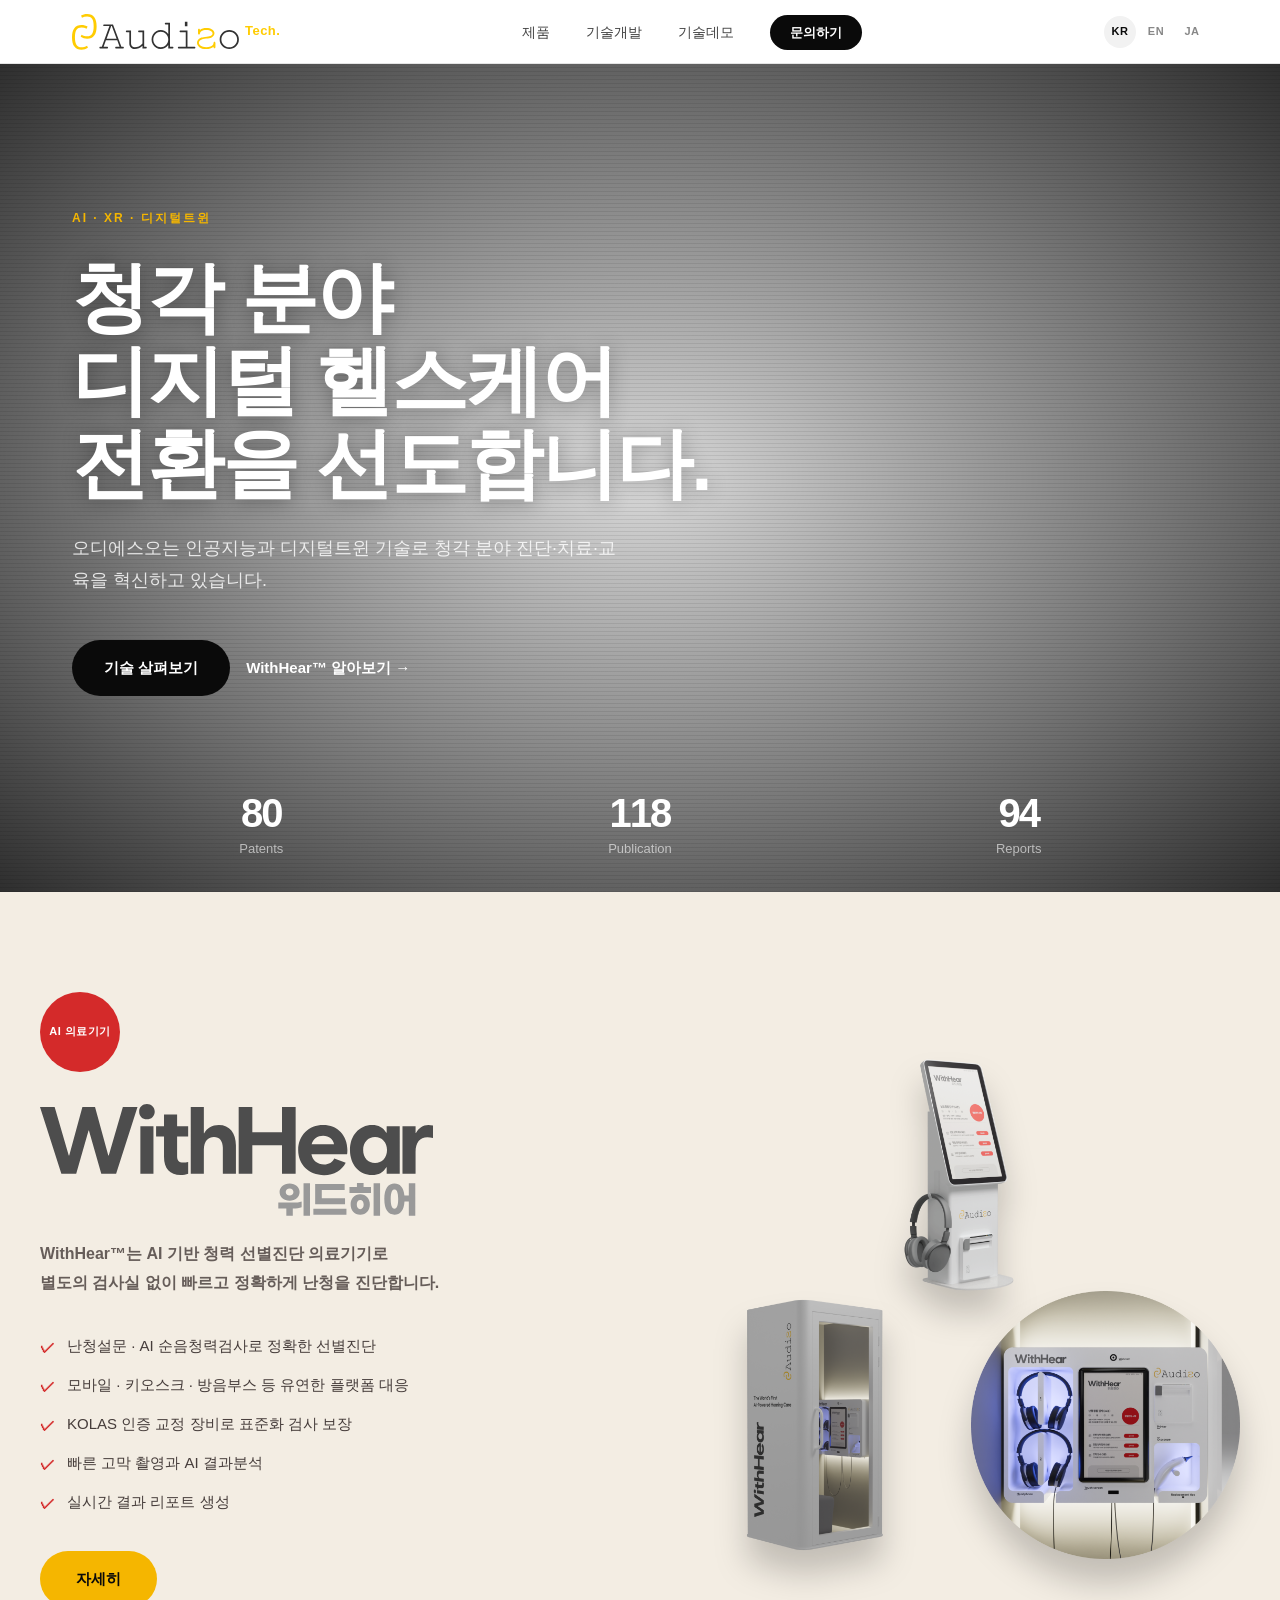
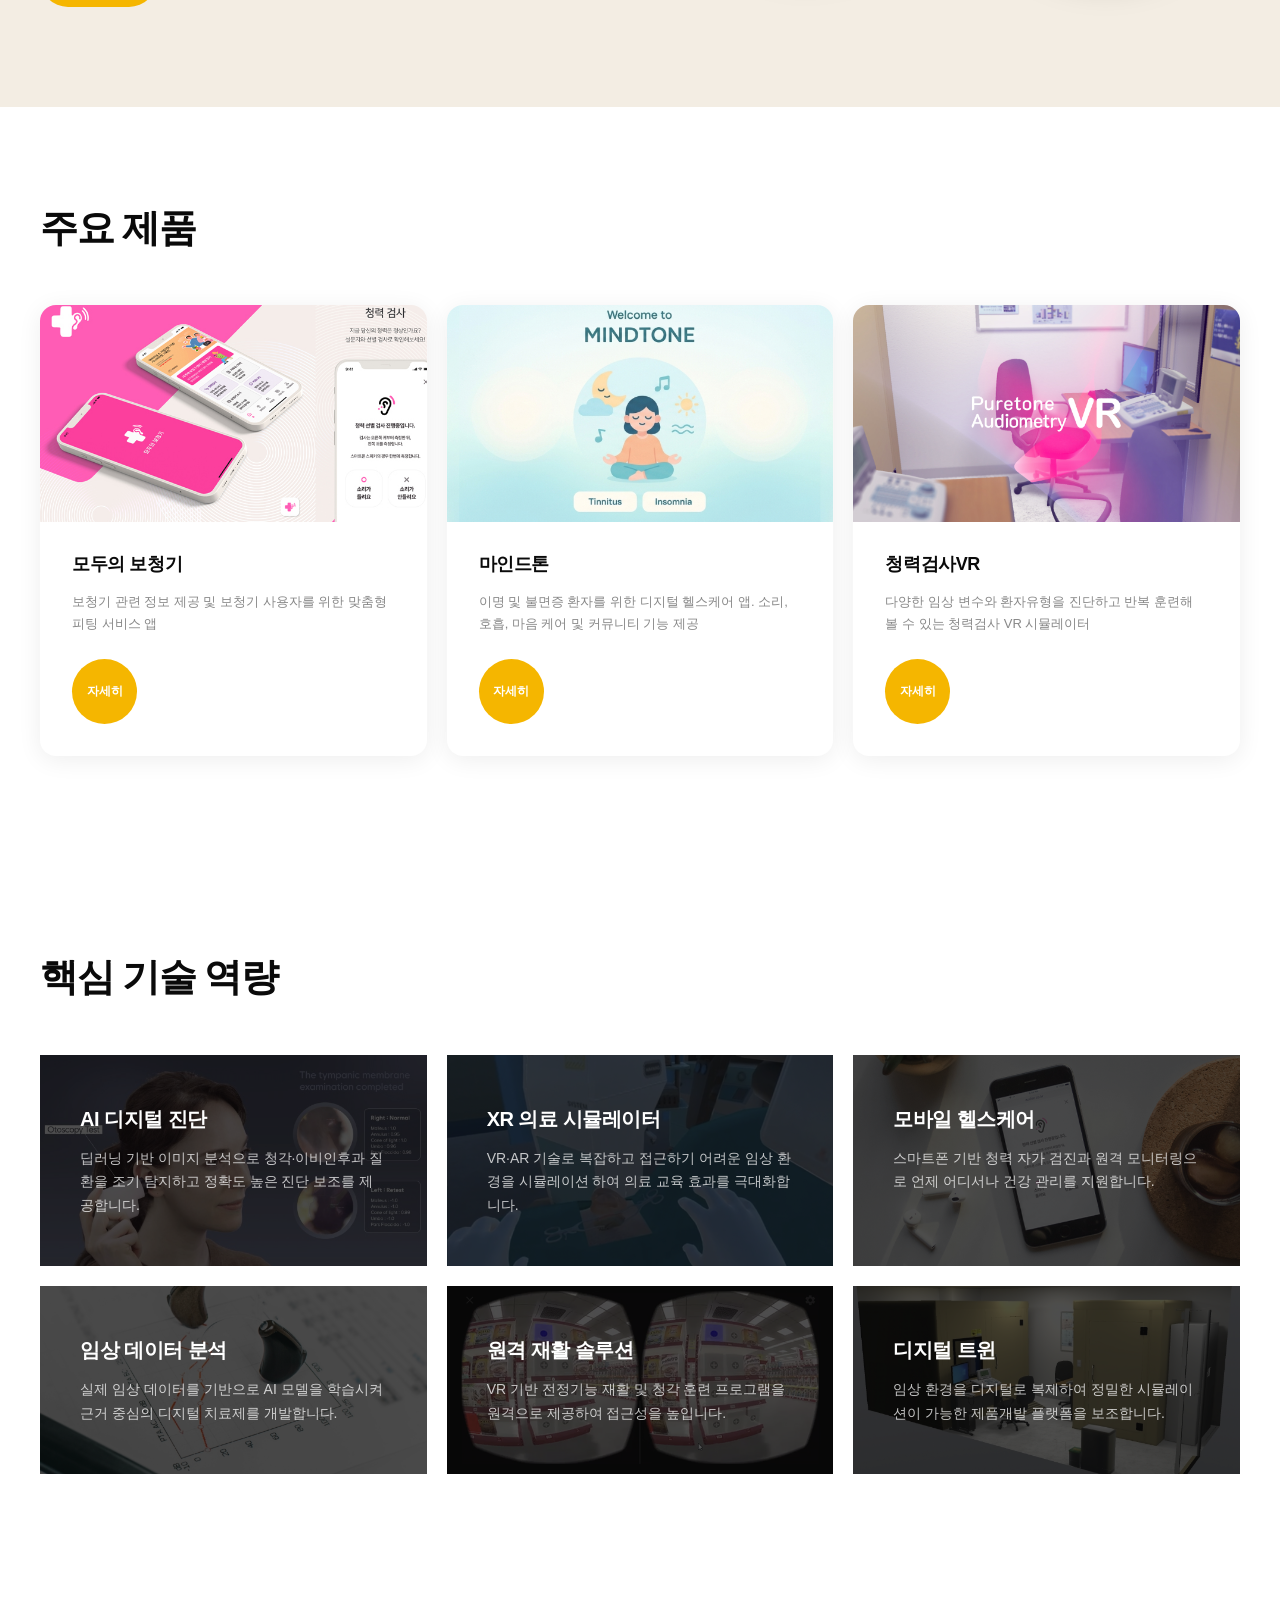
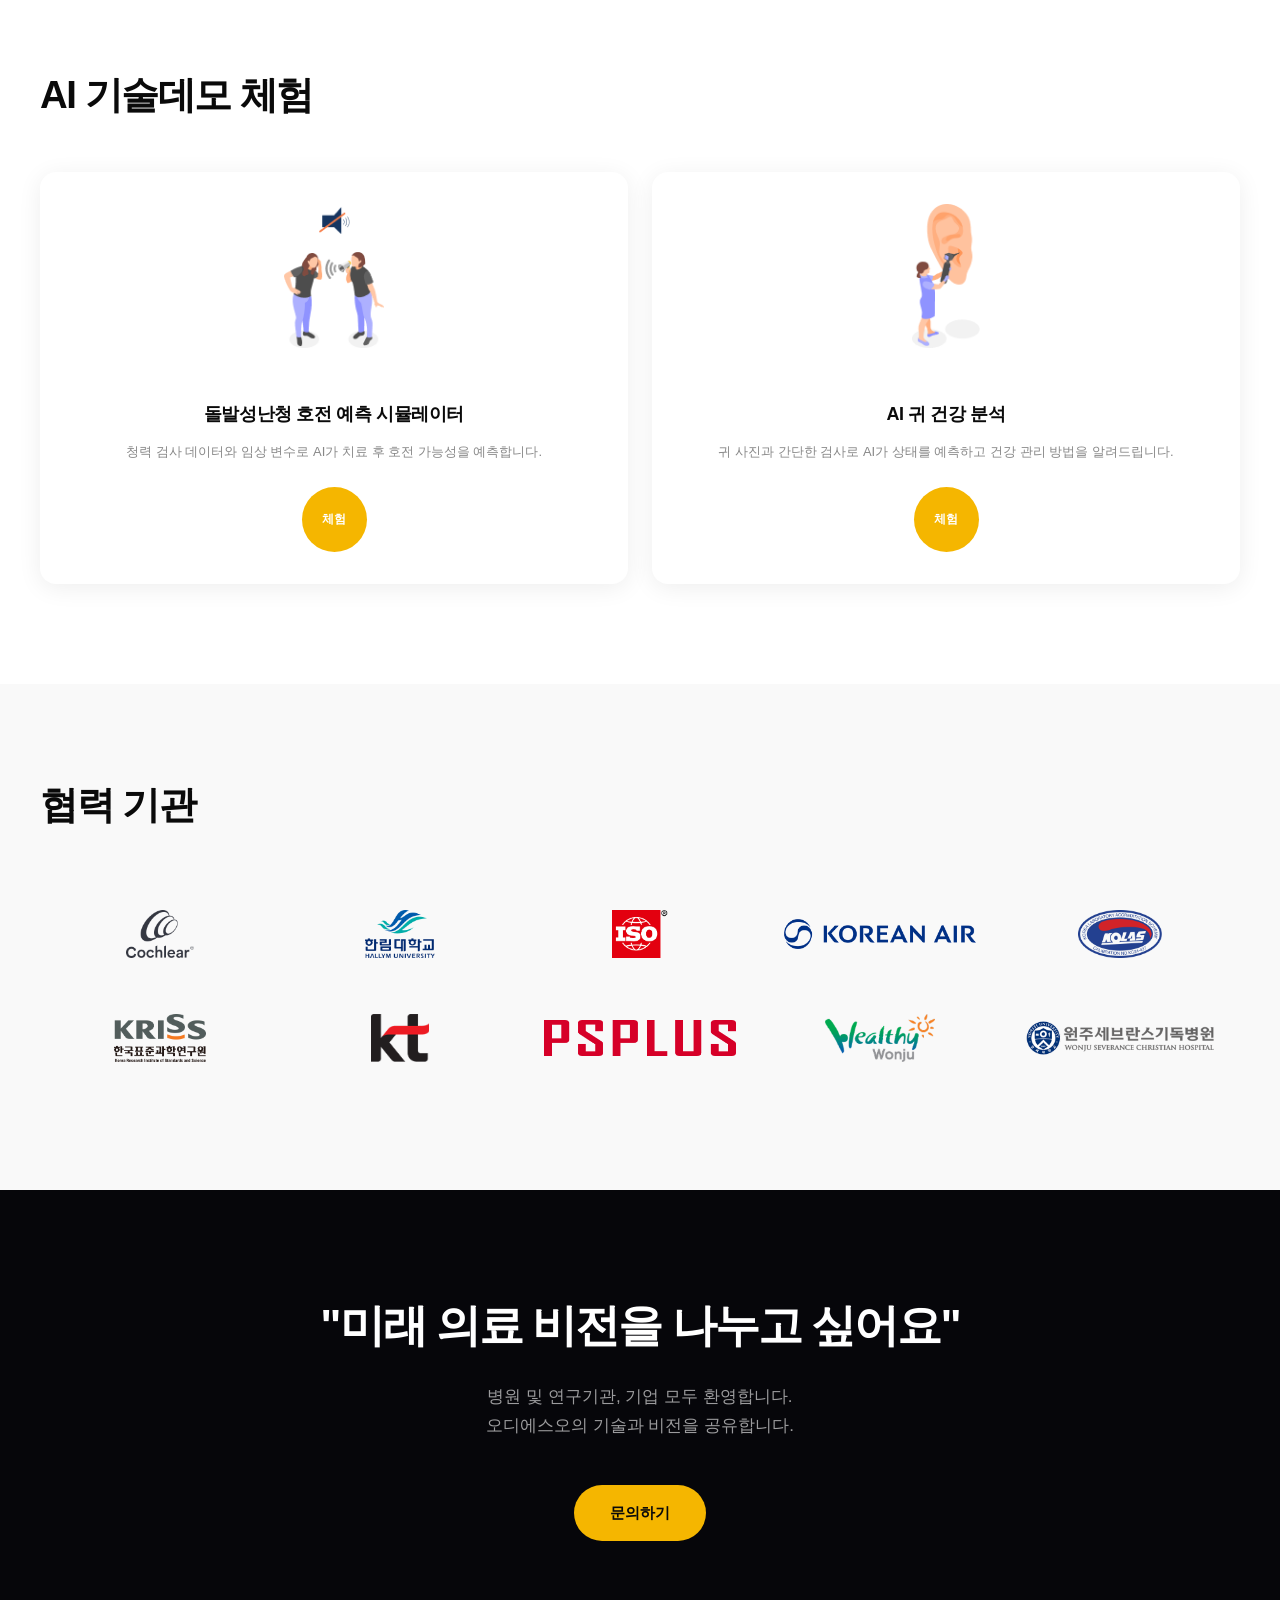
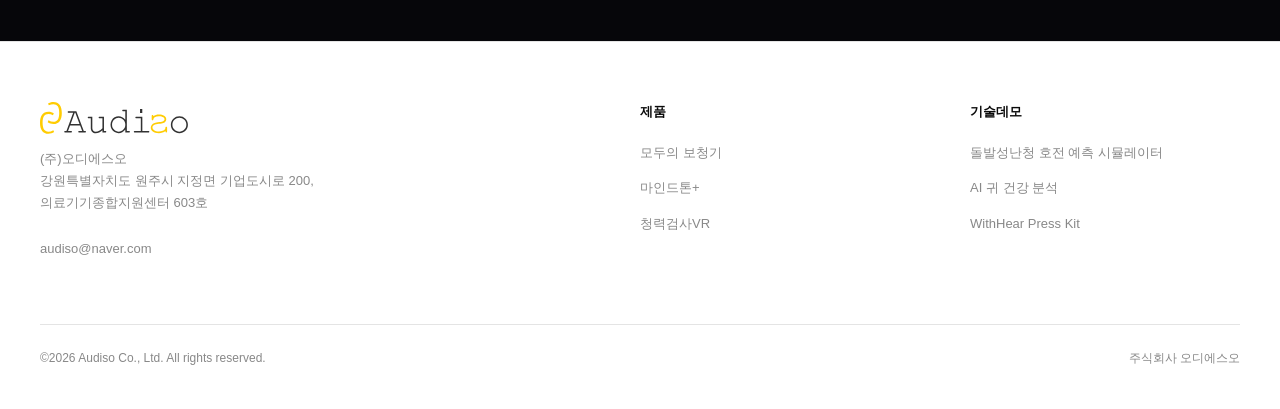
<file: index.html>
<!DOCTYPE html>
<html lang="ko">
<head>
  <meta charset="UTF-8" />
  <meta name="viewport" content="width=device-width, initial-scale=1.0" />
  <title>Audiso tech.</title>
  <link rel="stylesheet" href="css/style.css" />
</head>
<body>

  <!-- NAV -->
  <nav></nav>

  <!-- HERO -->
  <div class="hero-wrap">
    <video class="hero-video" src="video/hero_short.mp4" autoplay loop muted playsinline></video>
    <div class="hero-vignette"></div>
    <div class="hero-scanlines"></div>
    <section class="hero">
      <div class="hero-content">
        <span class="hero-tag" data-i18n="hero.tag">AI · XR · 디지털트윈</span>
        <h1 data-i18n-html="hero.title">청각 분야 <br />디지털 헬스케어<br />전환을 선도합니다.</h1>
        <p data-i18n="hero.desc">오디에스오는 인공지능과 디지털트윈 기술로 청각 분야 진단·치료·교육을 혁신하고 있습니다.</p>
        <div class="hero-actions">
          <a href="#services" class="btn-primary" data-i18n="hero.btn1">기술 살펴보기</a>
          <a href="#product" class="btn-ghost" data-i18n="hero.btn2">WithHear™ 알아보기 →</a>
        </div>
      </div>
    </section>
    <!-- STATS -->
    <div class="stats">
      <div class="stats-inner">
        <a class="stat" href="https://www.smilesnail.org/project" target="_blank" rel="noopener">
          <div class="stat-number">80</div>
          <div class="stat-label">Patents</div>
        </a>
        <a class="stat" href="https://www.smilesnail.org/project" target="_blank" rel="noopener">
          <div class="stat-number">118</div>
          <div class="stat-label">Publication</div>
        </a>
        <a class="stat" href="https://www.smilesnail.org/project" target="_blank" rel="noopener">
          <div class="stat-number">94</div>
          <div class="stat-label">Reports</div>
        </a>
      </div>
    </div>
  </div>

  <!-- FEATURED PRODUCT -->
  <section class="product-section" id="product">
    <canvas id="product-canvas"></canvas>
    <div class="product-inner">
      <div>
        <span class="product-badge" data-i18n="featured.badge">AI 의료기기</span>
        <img src="images/withhear.svg" alt="WithHear™" class="product-title-img" />
        <p data-i18n-html="featured.desc">WithHear™는 AI 기반 청력 선별진단 의료기기로 <br />별도의 검사실 없이 빠르고 정확하게 난청을 진단합니다.</p>
        <ul class="product-features">
          <li data-i18n="featured.li1">난청설문 · AI 순음청력검사로 정확한 선별진단</li>
          <li data-i18n="featured.li2">모바일 · 키오스크 · 방음부스 등 유연한 플랫폼 대응</li>
          <li data-i18n="featured.li3">KOLAS 인증 교정 장비로 표준화 검사 보장</li>
          <li data-i18n="featured.li4">빠른 고막 촬영과 AI 결과분석</li>
          <li data-i18n="featured.li5">실시간 결과 리포트 생성</li>
        </ul>
        <a href="products/prod_withhear.html" class="btn-accent" style="margin-top:36px; display:inline-block;" data-i18n="featured.btn">자세히</a>
      </div>
      <div class="product-visual">
        <img src="images/img_withhear_01.png" alt="WithHear 제품 이미지 1" class="float-img float-img-1" />
        <img src="images/img_withhear_02.png" alt="WithHear 제품 이미지 2" class="float-img float-img-2" />
        <img src="images/img_withhear_03.png" alt="WithHear 제품 이미지 3" class="float-img float-img-3" />
      </div>
    </div>
  </section>

  <!-- PRODUCTS -->
  <section id="products">
    <div class="section-inner">
      <h2 class="section-title" data-i18n="products.title">주요 제품</h2>
      <div class="products-grid">

        <div class="product-card">
          <div class="product-card-img"><img src="images/img_prod_modu.jpg" alt="모두의 보청기" /></div>
          <h3 data-i18n="products.card1.name">모두의 보청기</h3>
          <p data-i18n="products.card1.desc">보청기 관련 정보 제공 및 보청기 사용자를 위한 맞춤형 피팅 서비스 앱</p>
          <a href="https://audiso.co.kr/hearingapp" class="btn-card-detail" target="_blank" data-i18n="products.btn">자세히</a>
        </div>

        <div class="product-card">
          <div class="product-card-img"><img src="images/img_prod_mt.jpg" alt="마인드톤" /></div>
          <h3 data-i18n="products.card2.name">마인드톤</h3>
          <p data-i18n="products.card2.desc">이명 및 불면증 환자를 위한 디지털 헬스케어 앱. 소리, 호흡, 마음 케어 및 커뮤니티 기능 제공</p>
          <a href="products/prod_mindtone.html" class="btn-card-detail" data-i18n="products.btn">자세히</a>
        </div>

        <div class="product-card">
          <div class="product-card-img"><img src="images/img_prod_avr.jpg" alt="청력검사VR" /></div>
          <h3 data-i18n="products.card3.name">청력검사VR</h3>
          <p data-i18n="products.card3.desc">다양한 임상 변수와 환자유형을 진단하고 반복 훈련해 볼 수 있는 청력검사 VR 시뮬레이터</p>
          <a href="products/prod_ptavr.html" class="btn-card-detail" data-i18n="products.btn">자세히</a>
        </div>

      </div>
    </div>
  </section>

  <!-- SERVICES -->
  <section id="services">
    <div class="section-inner">
      <h2 class="section-title" data-i18n="services.title">핵심 기술 역량</h2>
      <div class="services-grid">
        <div class="service-card" data-service-key="card1" style="background-image: url('images/img_services_02.jpg')"
          data-video="video/vid_ai_diagnosis.mp4"
          data-popup-title="인공지능을 활용한 디지털 선별 진단 기술"
          data-popup-desc="디지털트윈 환자 생성 기술을 활용하여 의료인의 훈련 프로그램뿐만 아니라 실제 환자를 진단하고 치료하는 분야에 적용합니다.<br>
          현실의 복잡한 진단 결과와 빅데이터 속에서 의미 있는 정보를 도출하기 위한 알고리즘을 개발하고,
          수집한 선별 진단 데이터를 재 가공 후 AI를 학습시키고 시뮬레이션의 정확도와 품질을 향상하는 순환 개발 시스템을 구축하였습니다.">
          <h3 data-i18n="services.card1.h3">AI 디지털 진단</h3>
          <p data-i18n="services.card1.p">딥러닝 기반 이미지 분석으로 청각·이비인후과 질환을 조기 탐지하고 정확도 높은 진단 보조를 제공합니다.</p>
        </div>
        <div class="service-card" data-service-key="card2" style="background-image: url('images/img_services_03.jpg')"
          data-video="video/vid_ptavr.mp4"
          data-popup-title="가상현실 기반의 의료 시뮬레이터"
          data-popup-desc="오디에스오는 의료 시뮬레이터 분야에서 보다 몰입감 있고 효과적인 훈련 경험을 제공하기 위해 AI, 리얼타임렌더링, 공간컴퓨팅 기술을 응용합니다.<br>
          오디에스오의 의료 XR 시뮬레이터는 수술, 검사, 치료, 해부학 기초 등 임상에서 필요로 하는 거의 모든 의료 행위에 디바이스, 환경, 임상 시나리오를 적용할 수 있습니다.
          또한 행동 데이터 기반의 시뮬레이션 설계로 모니터링 시스템을 구축, 단순한 임상 체험을 넘어 세션별 평가 기능 구현이 가능합니다.">
          <h3 data-i18n="services.card2.h3">XR 의료 시뮬레이터</h3>
          <p data-i18n="services.card2.p">VR·AR 기술로 복잡하고 접근하기 어려운 임상 환경을 시뮬레이션 하여 의료 교육 효과를 극대화합니다.</p>
        </div>
        <div class="service-card" data-service-key="card3" style="background-image: url('images/img_services_04.jpg')"
          data-video="video/vid_mobile_healthcare.mp4"
          data-popup-title="개인용 모바일 디바이스를 활용하는 원격 재활관리"
          data-popup-desc="스마트폰을 헬스케어에 활용하여 내원 진료의 불편한 점을 보완할 수 있습니다.<br>
          사용자는 언제든 검진과 결과에 따른 개인별 건강관리계획을 수립하거나 수정할 수 있고, 의사는 내원하지 않은 환자도 관리가 가능하므로 더 많은 환자를 모니터링 할 수 있습니다.<br>
          병원 접근성이 현저한 의료 소외 지역과 특히 어지러움증 환자와 같이 장기적인 재활치료 중 내원이 힘든 환자의 재활과 관리에 도움을 줄 수 있습니다.">
          <h3 data-i18n="services.card3.h3">모바일 헬스케어</h3>
          <p data-i18n="services.card3.p">스마트폰 기반 청력 자가 검진과 원격 모니터링으로 언제 어디서나 건강 관리를 지원합니다.</p>
        </div>
        <div class="service-card" data-service-key="card4" style="background-image: url('images/img_services_05.jpg')"
          data-video="video/vid_data_analysis.mp4"
          data-popup-title="빅데이터와 AI를 활용한 임상 데이터 분석 서비스"
          data-popup-desc="오디에스오는 난청 관련 성별, 지역, 연령, 직업 분류를 기초로 환경요인 기반의 의료 분석 서비스를 제공 합니다.<br>
          의료 낙후지역이나 유동인구가 많은 곳에 난청 선별 진단 기기를 보급하여 난청의 기저, 치매 등의 연구에 기여하고 있으며 수집된 데이터 분석 자료를 연구기관에 제공합니다.
          데이터 분석 서비스는 기관과 기업별 공급으로 구분되며 특히 정보의 배포 활용에 그치지 않고 맞춤형 환자 관리와 디지털 환자트윈 구축에도 활용됩니다.">
          <h3 data-i18n="services.card4.h3">임상 데이터 분석</h3>
          <p data-i18n="services.card4.p">실제 임상 데이터를 기반으로 AI 모델을 학습시켜 근거 중심의 디지털 치료제를 개발합니다.</p>
        </div>
        <div class="service-card" data-service-key="card5" style="background-image: url('images/img_services_06.jpg')"
          data-video="video/vid_rehab.mp4"
          data-popup-title="가상현실 기반의 전정기능 재활훈련"
          data-popup-desc="어지럼증으로 인한 낙상사고는 발생 시 치명적인 후유증을 남깁니다. 특히 고령자는 사망으로 이어질 수 있을 만큼 위험하다는 점에서 예방이 매우 중요합니다.<br>
          어지럼증 치료를 위한 전정재활운동은 환자의 장기치료 의지가 중요하지만 단조롭고 반복적 움직임으로 구성되어 그 효과성이 저하되어 왔습니다.<br>
          오디에스오는 환자의 재활치료 동기부여 수단으로 가상현실 기반 게임형 재활 콘텐츠를 개발했습니다.
          콘텐츠에는 실내 재활치료 기간 중 느낄 수 있는 우울감 해소를 위한 관광형 재활 환경이 적용되어 있습니다.">
          <h3 data-i18n="services.card5.h3">원격 재활 솔루션</h3>
          <p data-i18n="services.card5.p">VR 기반 전정기능 재활 및 청각 훈련 프로그램을 원격으로 제공하여 접근성을 높입니다.</p>
        </div>
        <div class="service-card" data-service-key="card6" style="background-image: url('images/img_services_01.jpg')"
          data-video="video/vid_env.mp4"
          data-popup-title="의료 전문인을 위한 의료기기 디지털트윈"
          data-popup-desc="일반적인 의료 시뮬레이션에서는 절차나 결과가 특정한 상황으로 고정되어 선형적인 수치를 찾는데 그 목적이 있습니다.<br>
          오디에스오의 디지털트윈을 활용한 시뮬레이션 정보는, 보다 구체적이고 사실적인 환경과 상호작용 가능한 의료기기 재현을 통해 실시간 의료 상황을 재현을 목표로 합니다.">
          <h3 data-i18n="services.card6.h3">디지털 트윈</h3>
          <p data-i18n="services.card6.p">임상 환경을 디지털로 복제하여 정밀한 시뮬레이션이 가능한 제품개발 플랫폼을 보조합니다.</p>
        </div>
      </div>
    </div>
  </section>

  <!-- TECH DEMO -->
  <section id="demo">
    <div class="section-inner">
      <h2 class="section-title" data-i18n="demo.title">AI 기술데모 체험</h2>
      <div class="demo-grid">

        <div class="product-card">
          <div class="demo-card-img"><img src="images/demo_1.png" alt="돌발성난청 호전 예측 시뮬레이터" /></div>
          <h3 data-i18n="demo.card1.h3">돌발성난청 호전 예측 시뮬레이터</h3>
          <p data-i18n="demo.card1.p">청력 검사 데이터와 임상 변수로 AI가 치료 후 호전 가능성을 예측합니다.</p>
          <a href="demo/ssnhl/SSNHL_predi_ver_3_0.html" class="btn-card-detail" data-i18n="demo.card1.btn">체험</a>
        </div>

        <div class="product-card">
          <div class="demo-card-img"><img src="images/demo_2.png" alt="AI 귀 건강 분석" /></div>
          <h3 data-i18n="demo.card2.h3">AI 귀 건강 분석</h3>
          <p data-i18n="demo.card2.p">귀 사진과 간단한 검사로 AI가 상태를 예측하고 건강 관리 방법을 알려드립니다.</p>
          <a href="demo/earCheck/app.html" class="btn-card-detail" data-i18n="demo.card2.btn">체험</a>
        </div>

      </div>
    </div>
  </section>

  <!-- PARTNERS -->
  <section class="partners-section" id="partners">
    <div class="section-inner">
      <h2 class="section-title" data-i18n="partners.title">협력 기관</h2>
      <div class="partners-grid">
        <div class="partner-item"><img src="images/partner_coch.png" alt="파트너" /></div>
        <div class="partner-item"><img src="images/partner_hal.png" alt="파트너" /></div>
        <div class="partner-item"><img src="images/partner_iso.png" alt="파트너" /></div>
        <div class="partner-item"><img src="images/partner_ka.png" alt="파트너" /></div>
        <div class="partner-item"><img src="images/partner_kolas.png" alt="파트너" /></div>
        <div class="partner-item"><img src="images/partner_kriss.png" alt="파트너" /></div>
        <div class="partner-item"><img src="images/partner_kt.png" alt="파트너" /></div>
        <div class="partner-item"><img src="images/partner_psp.png" alt="파트너" /></div>
        <div class="partner-item"><img src="images/partner_wonju.png" alt="파트너" /></div>
        <div class="partner-item"><img src="images/partner_wsch.png" alt="파트너" /></div>
      </div>
    </div>
  </section>

  <!-- CTA -->
  <section class="cta-section" id="contact">
    <canvas id="cta-canvas"></canvas>
    <div class="cta-inner">
      <h2 data-i18n="cta.title">"미래 의료 비전을 나누고 싶어요"</h2>
      <p data-i18n-html="cta.desc">병원 및 연구기관, 기업 모두 환영합니다.<br />오디에스오의 기술과 비전을 공유합니다.</p>
      <a href="mailto:audiso@naver.com" class="btn-accent" data-i18n="cta.btn">문의하기</a>
    </div>
  </section>

  <!-- SERVICE MODAL -->
  <div class="modal-overlay" id="service-modal" role="dialog" aria-modal="true">
    <div class="modal-box">
      <button class="modal-close" aria-label="닫기">×</button>
      <div class="modal-layout">
        <div class="modal-video-col">
          <div class="modal-video-wrap">
            <video class="modal-video" autoplay loop muted playsinline></video>
          </div>
        </div>
        <div class="modal-text-col">
          <h3 class="modal-title"></h3>
          <p class="modal-desc"></p>
        </div>
      </div>
    </div>
  </div>

  <!-- FOOTER -->
  <footer></footer>

  <script src="js/partners-bg.js"></script>
  <script src="js/product-bg.js"></script>
  <script src="js/services-modal.js"></script>
  <script src="js/i18n.js"></script>
  <script src="js/components.js"></script>
</body>
</html>
</file>
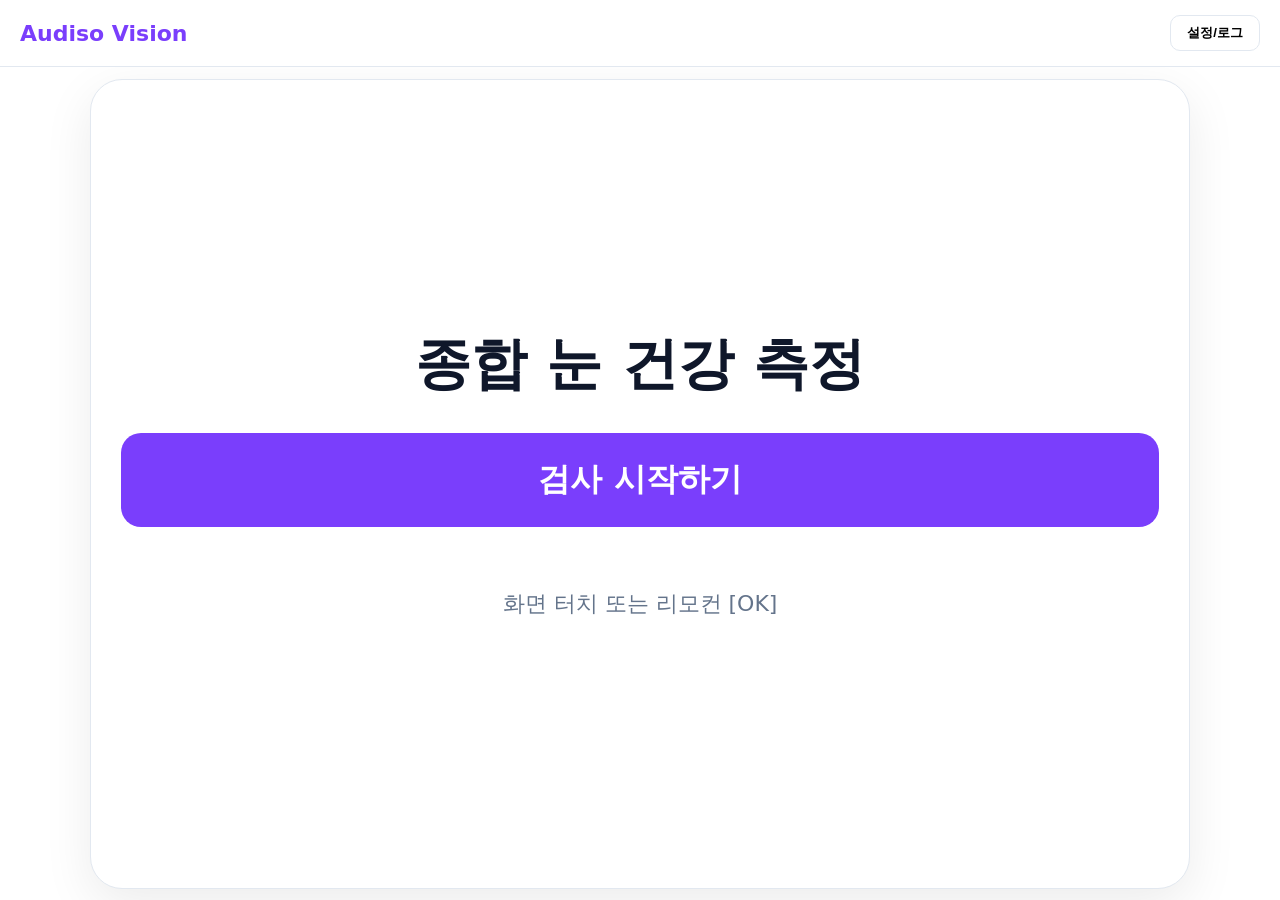
<file: demo/eyeTest_03.html>
<!doctype html>
<html lang="ko">
<head>
  <meta charset="utf-8"/>
  <meta name="viewport" content="width=device-width,initial-scale=1.0,maximum-scale=1.0,user-scalable=no"/>
  <title>Audiso Vision Total Pro</title>
  <style>
    :root {
      --bg: #ffffff; --card: #f8fafc; --accent: #7a3efc; --text: #0f172a;
      --muted: #64748b; --border: #e2e8f0; --red: #ff4b4b; --green: #2ecc71;
    }
    * { box-sizing: border-box; outline: none; -webkit-tap-highlight-color: transparent; }
    html, body { height: 100%; margin: 0; padding: 0; background: var(--bg); color: var(--text); font-family: system-ui, sans-serif; overflow: hidden; }
    .app { display: flex; flex-direction: column; height: 100vh; width: 100vw; }
    header { padding: 15px 20px; display: flex; justify-content: space-between; align-items: center; border-bottom: 1px solid var(--border); background: #fff; z-index: 100; }
    .logo-area { font-weight: 900; font-size: 22px; color: var(--accent); cursor: pointer; }
    .btn-settings { padding: 8px 16px; border-radius: 10px; border: 1px solid var(--border); background: #fff; cursor: pointer; font-weight: 700; z-index: 9999; }
    
    main { flex: 1; position: relative; display: flex; align-items: center; justify-content: center; overflow: hidden; }
    section.screen { display: none; width: 100%; height: 100%; flex-direction: column; align-items: center; justify-content: center; padding: 10px; }
    section.screen.active { display: flex; }

    /* 키오스크 대화면 최적화: 카드 크기 및 시표 영역 확대 */
    .card { width: 95%; max-width: 1100px; height: 90vh; background: #fff; padding: 30px; border-radius: 32px; box-shadow: 0 15px 50px rgba(0,0,0,0.08); border: 1px solid var(--border); text-align: center; display: flex; flex-direction: column; justify-content: center; }
    
    .stim-display { 
      flex: 1;
      width: 100%; 
      background: #fff; 
      margin: 15px 0; 
      border-radius: 24px; 
      display: flex; 
      align-items: center; 
      justify-content: center; 
      border: 2px solid #f1f5f9; 
      overflow: hidden; 
      position: relative;
    }
    /* 시표 이미지/SVG 크기 확대 */
    .stim-display img, .stim-display svg { height: 95%; width: 95%; object-fit: contain; }

    .btn-group { width: 100%; display: flex; gap: 15px; margin-top: 10px; }
    .btn-opt { flex: 1; height: 120px; border-radius: 24px; border: 4px solid #f1f5f9; background: #f8fafc; font-weight: 800; font-size: 36px; color: var(--muted); cursor: pointer; display: flex; align-items: center; justify-content: center; transition: 0.2s; }
    .btn-opt.selected { border-color: var(--accent); background: #f1f0ff; color: var(--accent); transform: scale(1.02); }

    .result-grid { width: 100%; display: grid; grid-template-columns: 1fr 1fr; gap: 10px; margin-top: 10px; }
    .result-item { text-align: left; padding: 12px; border-radius: 15px; background: #f8fafc; border: 1px solid #eee; }
    .res-label { font-size: 14px; color: var(--muted); font-weight: 600; }
    .res-val { font-weight: 900; color: var(--accent); font-size: 24px; display: block; }

    .analysis-box { background: #f1f0ff; padding: 20px; border-radius: 20px; margin-top: 15px; text-align: left; border-left: 8px solid var(--accent); }
    .start-btn { width: 100%; padding: 25px; border-radius: 20px; background: var(--accent); color: #fff; border: none; font-size: 32px; font-weight: 800; cursor: pointer; pointer-events: none; }
    
    .form-group { width: 100%; text-align: left; margin-bottom: 20px; }
    .form-group label { display: block; font-size: 18px; font-weight: 700; margin-bottom: 10px; }
    .form-group input, .form-group select { width: 100%; padding: 22px; border-radius: 16px; border: 1px solid var(--border); font-size: 22px; }
    .calib-card-guide { width: 85.6mm; height: 53.98mm; border: 3px dashed var(--accent); margin: 15px auto; border-radius: 10px; display: flex; align-items: center; justify-content: center; background: #f1f0ff; transform-origin: center; }
  </style>
</head>
<body onkeydown="handleGlobalKey(event)" onclick="handleGlobalClick(event)" tabindex="0">
  <div class="app">
    <header>
      <div class="logo-area" onclick="location.reload()">Audiso <span>Vision</span></div>
      <button class="btn-settings" id="btnSettings" onclick="event.stopPropagation(); openSettings()">설정/로그</button>
    </header>

    <main id="mainFrame">
      <section id="scr-intro" class="screen active">
        <div class="card">
          <h1 style="font-size: 56px; margin: 0 0 30px;">종합 눈 건강 측정</h1>
          <div style="margin-bottom: 40px;"><div class="start-btn">검사 시작하기</div></div>
          <p style="font-size: 22px; color: var(--muted);">화면 터치 또는 리모컨 [OK]</p>
        </div>
      </section>

      <section id="scr-info" class="screen">
        <div class="card">
          <h2 style="font-size: 42px; margin-bottom: 30px;">검사 대상 정보</h2>
          <div class="form-group"><label>학번</label><input type="text" id="stu-id" placeholder="학번 입력"></div>
          <div class="form-group"><label>이름</label><input type="text" id="stu-name" placeholder="이름 입력"></div>
          <div class="start-btn" style="pointer-events: auto; margin-top:20px;" onclick="event.stopPropagation(); startFlow()">정보 입력 완료</div>
        </div>
      </section>

      <section id="scr-settings" class="screen">
        <div class="card" style="text-align: left; overflow-y: auto;">
          <h2 style="text-align: center;">관리자 설정</h2>
          <div class="form-group" style="text-align: center;">
            <label>배율 보정 (카드 대조)</label>
            <div class="calib-card-guide" id="calibCard"></div>
            <input type="range" id="cfg-scale" min="0.5" max="3.0" step="0.01" value="1.0" oninput="updateCalib()" style="width:100%">
          </div>
          <div class="form-group">
            <label>시력표 종류</label>
            <select id="cfg-type"><option value="ENG">영문 (Alphabet)</option><option value="NUM">숫자 (Number)</option></select>
          </div>
          <div class="btn-group">
            <button class="btn-opt" style="background:var(--green); color:#fff; font-size:24px; height:80px;" onclick="downloadCSV(event)">CSV 다운</button>
            <button class="btn-opt" style="background:var(--red); color:#fff; font-size:24px; height:80px;" onclick="clearLogs(event)">로그 삭제</button>
          </div>
          <div class="start-btn" style="margin-top:20px; pointer-events:auto;" onclick="event.stopPropagation(); saveSettings()">저장 및 닫기</div>
        </div>
      </section>

      <section id="scr-test" class="screen">
        <div class="card">
          <h2 id="testTitle" style="font-size: 42px; margin:0;"></h2>
          <div id="testInfo" style="margin:10px 0; color:var(--accent); font-weight:800; font-size:28px;"></div>
          <div class="stim-display" id="displayArea"></div>
          <div class="btn-group" id="btnGroup"></div>
        </div>
      </section>

      <section id="scr-result" class="screen">
        <div class="card" style="overflow-y: auto; justify-content: flex-start;">
          <h2 style="font-size: 42px; margin: 20px 0 10px;">검진 결과 리포트</h2>
          <div id="stuDisplay" style="font-size: 24px; font-weight:700; color:var(--muted); margin-bottom:10px;"></div>
          <div class="result-grid" id="resGrid"></div>
          <div class="analysis-box">
            <h3 style="margin:0 0 10px 0; font-size:28px; color:var(--accent);">종합 결과 분석</h3>
            <p id="analysisText" style="margin:0; font-size:22px; line-height:1.7; color:#334155; white-space: pre-wrap;"></p>
          </div>
          <div class="start-btn" style="margin-top:30px; pointer-events:auto;" onclick="location.reload()">확인 완료 (처음으로)</div>
        </div>
      </section>
    </main>
  </div>

  <script>
    const STEPS = [{d:0.1,sz:100},{d:0.3,sz:33},{d:0.5,sz:20},{d:0.7,sz:14},{d:0.9,sz:11},{d:1.0,sz:10},{d:1.2,sz:8}];
    const SURVEY_QS = [
      "평소 칠판이나 화면의 글씨가 흐릿하게 보이나요?",
      "현재 안경이나 콘택트렌즈를 착용 중인가요?",
      "눈이 자주 피로하거나 통증을 느끼는 편인가요?"
    ];
    const PLATE_VALS = ['8', 'X', 'O', 'I', 'V', '8', 'X', 'O'];

    let config = { scale: 1.0, type: 'ENG' };
    let state = { 
      screen: 'intro', test: 'survey', eye: 'right', stepIdx: 0, 
      records: { survey: [] }, focus: 0, stu: {}, colorSet: [], colorIdx: 0, colorScore: 0, failCount: 0 
    };

    // 색각 이미지 SVG 동적 생성 (키오스크 가독성 위해 밀도 상향)
    function generateIshiharaPlate(char) {
        let svg = `<svg viewBox="0 0 200 200" xmlns="http://www.w3.org/2000/svg" style="border-radius:50%; background:#fef9e7; width:100%; height:100%;">`;
        for(let i=0; i<650; i++) {
            let x = Math.random() * 180 + 10;
            let y = Math.random() * 180 + 10;
            let r = Math.random() * 3.5 + 2;
            let isInside = checkPatternInside(x, y, char);
            let color = isInside ? `hsl(${Math.random()*40 + 10}, 85%, 50%)` : `hsl(${Math.random()*60 + 90}, 20%, 70%)`;
            svg += `<circle cx="${x}" cy="${y}" r="${r}" fill="${color}" />`;
        }
        svg += `</svg>`;
        return svg;
    }
    function checkPatternInside(x, y, char) {
        if(char === '8') return (Math.abs(x-100)<38 && (Math.abs(y-65)<32 || Math.abs(y-135)<32));
        if(char === 'X') return Math.abs(Math.abs(x-100) - Math.abs(y-100)) < 20;
        if(char === 'O') return Math.abs(Math.sqrt(Math.pow(x-100,2) + Math.pow(y-100,2)) - 60) < 20;
        if(char === 'I') return Math.abs(x-100) < 20;
        if(char === 'V') return (Math.abs(x-100)*1.7 - (y-40)) < 18 && y > 40;
        return false;
    }

    // 전역 이벤트 처리: 기기 시작 및 조작 이슈 방지
    function handleGlobalClick() { if (state.screen === 'intro') showScreen('info'); }
    function handleGlobalKey(e) {
      const k = e.keyCode || e.which;
      if ([13, 66, 23, 160].includes(k)) {
        if (state.screen === 'intro') showScreen('info');
        else if (state.screen === 'test') processLogic();
      } else if (state.screen === 'test') {
        if ([37, 21].includes(k)) moveFocus(0);
        if ([39, 22].includes(k)) moveFocus(1);
        if ([40, 20].includes(k) && state.test === 'duo') moveFocus(2);
      }
    }

    function startFlow() {
      state.stu = { id: document.getElementById('stu-id').value, name: document.getElementById('stu-name').value };
      state.test = 'survey'; state.stepIdx = 0; renderTest();
    }

    function processLogic() {
      if(state.test === 'survey') {
        state.records.survey.push(state.focus === 0 ? "Y" : "N");
        state.stepIdx++;
        if(state.stepIdx < SURVEY_QS.length) renderTest();
        else { state.test = 'ac'; state.eye = 'right'; state.stepIdx = 0; renderTest(); }
      }
      else if(state.test === 'ac') {
        if(state.focus === 0) { 
          state.failCount=0; if(state.stepIdx < STEPS.length-1) { state.stepIdx++; renderTest(); } else finishAc(); 
        } else { 
          state.failCount++; if(state.failCount === 1) renderTest(); else finishAc(); 
        }
      } 
      else if(state.test === 'duo') { state.records.duo = ["적색선명","균등함","녹색선명"][state.focus]; state.test = 'astig'; renderTest(); }
      else if(state.test === 'astig') { state.records.astig = state.focus === 0 ? "균일" : "불규칙"; state.test = 'ams'; renderTest(); }
      else if(state.test === 'ams') { 
        state.records.ams = state.focus === 0 ? "정상" : "의심"; 
        state.colorSet = [...PLATE_VALS].sort(() => Math.random() - 0.5).slice(0, 5);
        state.colorIdx = 0; state.colorScore = 0; state.test = 'color'; renderTest(); 
      } 
      else if(state.test === 'color') { if(state.focus === 0) state.colorScore++; state.colorIdx++; if(state.colorIdx < 5) renderTest(); else showResult(); }
    }

    function renderTest() {
      showScreen('test');
      const disp = document.getElementById('displayArea');
      const grp = document.getElementById('btnGroup');
      disp.innerHTML = ''; grp.innerHTML = ''; state.focus = 0;

      if(state.test === 'survey') {
        document.getElementById('testTitle').textContent = "문진 설문";
        document.getElementById('testInfo').textContent = `질문 ${state.stepIdx + 1} / ${SURVEY_QS.length}`;
        disp.innerHTML = `<div style="font-size:46px; font-weight:800; padding:40px; line-height:1.6; color:#1e293b;">${SURVEY_QS[state.stepIdx]}</div>`;
        ["예", "아니오"].forEach((t, i) => addBtn(grp, t, i));
      }
      else if(state.test === 'ac') {
        const s = STEPS[state.stepIdx];
        document.getElementById('testTitle').textContent = (state.eye==='right'?'우측 눈':'좌측 눈') + " 시력 측정";
        document.getElementById('testInfo').textContent = `측정 단계: ${s.d} ${state.failCount===1?'(재확인)':''}`;
        // 시표 크기를 키오스크에 맞게 대폭 확대
        const sz = s.sz * 7.5 * config.scale; 
        disp.innerHTML = `<div style="font-size:${sz}px; font-weight:900; color:#000;">${(config.type==='NUM'?'123456789':'HKNPRZ')[Math.floor(Math.random()*6)]}</div>`;
        ["보임", "안 보임"].forEach((t, i) => addBtn(grp, t, i));
      } else if(state.test === 'duo') {
        document.getElementById('testTitle').textContent = "적녹 굴절 검사";
        disp.innerHTML = `<div style="display:flex; width:100%; height:100%;"><div style="flex:1; background:var(--red); font-size:120px; color:#fff; display:flex; align-items:center; justify-content:center; font-weight:900;">8</div><div style="flex:1; background:var(--green); font-size:120px; color:#fff; display:flex; align-items:center; justify-content:center; font-weight:900;">8</div></div>`;
        ["빨강 선명", "둘다 비슷", "초록 선명"].forEach((t, i) => addBtn(grp, t, i));
      } else if(state.test === 'astig') {
        document.getElementById('testTitle').textContent = "난시 정밀 검사";
        let svg = `<svg viewBox="0 0 300 300" style="width:90%; height:90%;">`; for(let i=0; i<180; i+=15) svg += `<line x1="${150+130*Math.cos(i*Math.PI/180)}" y1="${150+130*Math.sin(i*Math.PI/180)}" x2="${150-130*Math.cos(i*Math.PI/180)}" y2="${150-130*Math.sin(i*Math.PI/180)}" stroke="#000" stroke-width="6"/>`;
        disp.innerHTML = svg + `</svg>`;
        ["균일함", "선 굵기 다름"].forEach((t, i) => addBtn(grp, t, i));
      } else if(state.test === 'ams') {
        document.getElementById('testTitle').textContent = "황반(망막) 검사";
        let grid = `<svg viewBox="0 0 300 300" style="background:#fff; width:90%; height:90%;">`; for(let i=0; i<=300; i+=20) { grid += `<line x1="${i}" y1="0" x2="${i}" y2="300" stroke="#000" stroke-width="1"/><line x1="0" y1="${i}" x2="300" y2="${i}" stroke="#000" stroke-width="1"/>`; } grid += `<circle cx="150" cy="150" r="8" fill="red"/></svg>`;
        disp.innerHTML = grid; ["정상", "선이 휨/가려짐"].forEach((t, i) => addBtn(grp, t, i));
      } else if(state.test === 'color') {
        document.getElementById('testTitle').textContent = "색각 이상 검사";
        document.getElementById('testInfo').textContent = `${state.colorIdx+1} / 5 문항`;
        disp.innerHTML = generateIshiharaPlate(state.colorSet[state.colorIdx]);
        ["보임", "안 보임"].forEach((t, i) => addBtn(grp, t, i));
      }
    }

    function addBtn(parent, text, idx) {
      let b = document.createElement('div'); b.className = 'btn-opt' + (idx===0?' selected':''); b.textContent = text;
      b.onclick = (e) => { e.stopPropagation(); state.focus = idx; processLogic(); }; parent.appendChild(b);
    }

    function finishAc() {
      let val = STEPS[state.stepIdx > 0 && state.failCount >= 2 ? state.stepIdx - 1 : state.stepIdx].d;
      state.records[state.eye] = val; state.failCount = 0;
      if(state.eye === 'right') { state.eye='left'; state.stepIdx=0; renderTest(); } else { state.test='duo'; renderTest(); }
    }

    function showResult() {
      showScreen('result');
      const R = state.records; const cScore = state.colorScore;
      document.getElementById('stuDisplay').textContent = `${state.stu.id} ${state.stu.name} 님`;
      const items = [{t:"우안 시력",v:R.right},{t:"좌안 시력",v:R.left},{t:"색각 결과",v:cScore+"/5"},{t:"적녹 굴절",v:R.duo},{t:"난시 여부",v:R.astig},{t:"망막 상태",v:R.ams}];
      document.getElementById('resGrid').innerHTML = items.map(i => `<div class="result-item"><span class="res-label">${i.t}</span><span class="res-val">${i.v}</span></div>`).join('');
      
      let analysis = ""; let isNormal = true;
      if(parseFloat(R.right) < 0.7 || parseFloat(R.left) < 0.7) { analysis += "• [주의] 시력이 낮게 측정되었습니다. 안경 도수 확인이나 안과 정밀 검진을 권장합니다.\n"; isNormal = false; }
      if(cScore < 4) { analysis += "• [주의] 색각 이상 소견이 발견되었습니다. 정밀 색각 검사가 필요합니다.\n"; isNormal = false; }
      if(R.ams === "의심") { analysis += "• [경고] 격자 선이 휘어보인다면 황반 변성 등 망막 질환일 수 있으니 즉시 안과를 방문하세요.\n"; isNormal = false; }
      if(R.survey[0] === 'Y') { analysis += "• [자각] 일상생활에서 시야가 흐릿함을 느끼고 있습니다. 조절 피로일 가능성이 높습니다.\n"; }
      
      if(isNormal) analysis = "축하합니다! 모든 검사 결과가 양호합니다. \n정기적인 검진으로 소중한 눈 건강을 계속 지켜주세요.";
      else analysis = "검사 결과 일부 항목에서 주의 소견이 있습니다.\n\n" + analysis + "\n※ 본 검사는 간이 선별 검사입니다. 정확한 진단은 안과 전문의와 상담하십시오.";
      
      document.getElementById('analysisText').innerText = analysis;
      saveLog();
    }

    function saveLog() {
      const R = state.records;
      const log = { date: new Date().toLocaleString(), id: state.stu.id, name: state.stu.name, r: R.right, l: R.left, color: state.colorScore+"/5", duo: R.duo, astig: R.astig, ams: R.ams, s1: R.survey[0] };
      let logs = JSON.parse(localStorage.getItem('school_logs') || "[]"); logs.push(log); localStorage.setItem('school_logs', JSON.stringify(logs));
    }

    function updateCalib() { document.getElementById('calibCard').style.transform = `scale(${document.getElementById('cfg-scale').value})`; }
    function openSettings() { showScreen('settings'); updateCalib(); }
    function saveSettings() { config.scale = parseFloat(document.getElementById('cfg-scale').value); config.type = document.getElementById('cfg-type').value; showScreen('intro'); }
    function downloadCSV(e) { e.stopPropagation(); let logs = JSON.parse(localStorage.getItem('school_logs') || "[]"); if(!logs.length) return alert("데이터 없음"); let csv = "\uFEFF날짜,학번,이름,우안,좌안,색각,적녹,난시,망막\n"; logs.forEach(l => { csv += `${l.date},${l.id},${l.name},${l.r},${l.l},${l.color},${l.duo},${l.astig},${l.ams}\n`; }); window.open(URL.createObjectURL(new Blob([csv], {type:"text/csv;charset=utf-8;"}))); }
    function clearLogs(e) { e.stopPropagation(); if(confirm("초기화?")) localStorage.setItem('school_logs', "[]"); }
    function moveFocus(idx) { state.focus = idx; document.querySelectorAll('.btn-opt').forEach((b, i) => b.classList.toggle('selected', i === idx)); }
    function showScreen(id) { state.screen = id; document.querySelectorAll('.screen').forEach(s => s.classList.remove('active')); document.getElementById('scr-' + id).classList.add('active'); document.getElementById('btnSettings').style.display = (id === 'intro' ? 'block' : 'none'); }
    
    window.onload = () => { document.body.focus(); };
  </script>
</body>
</html>
</file>
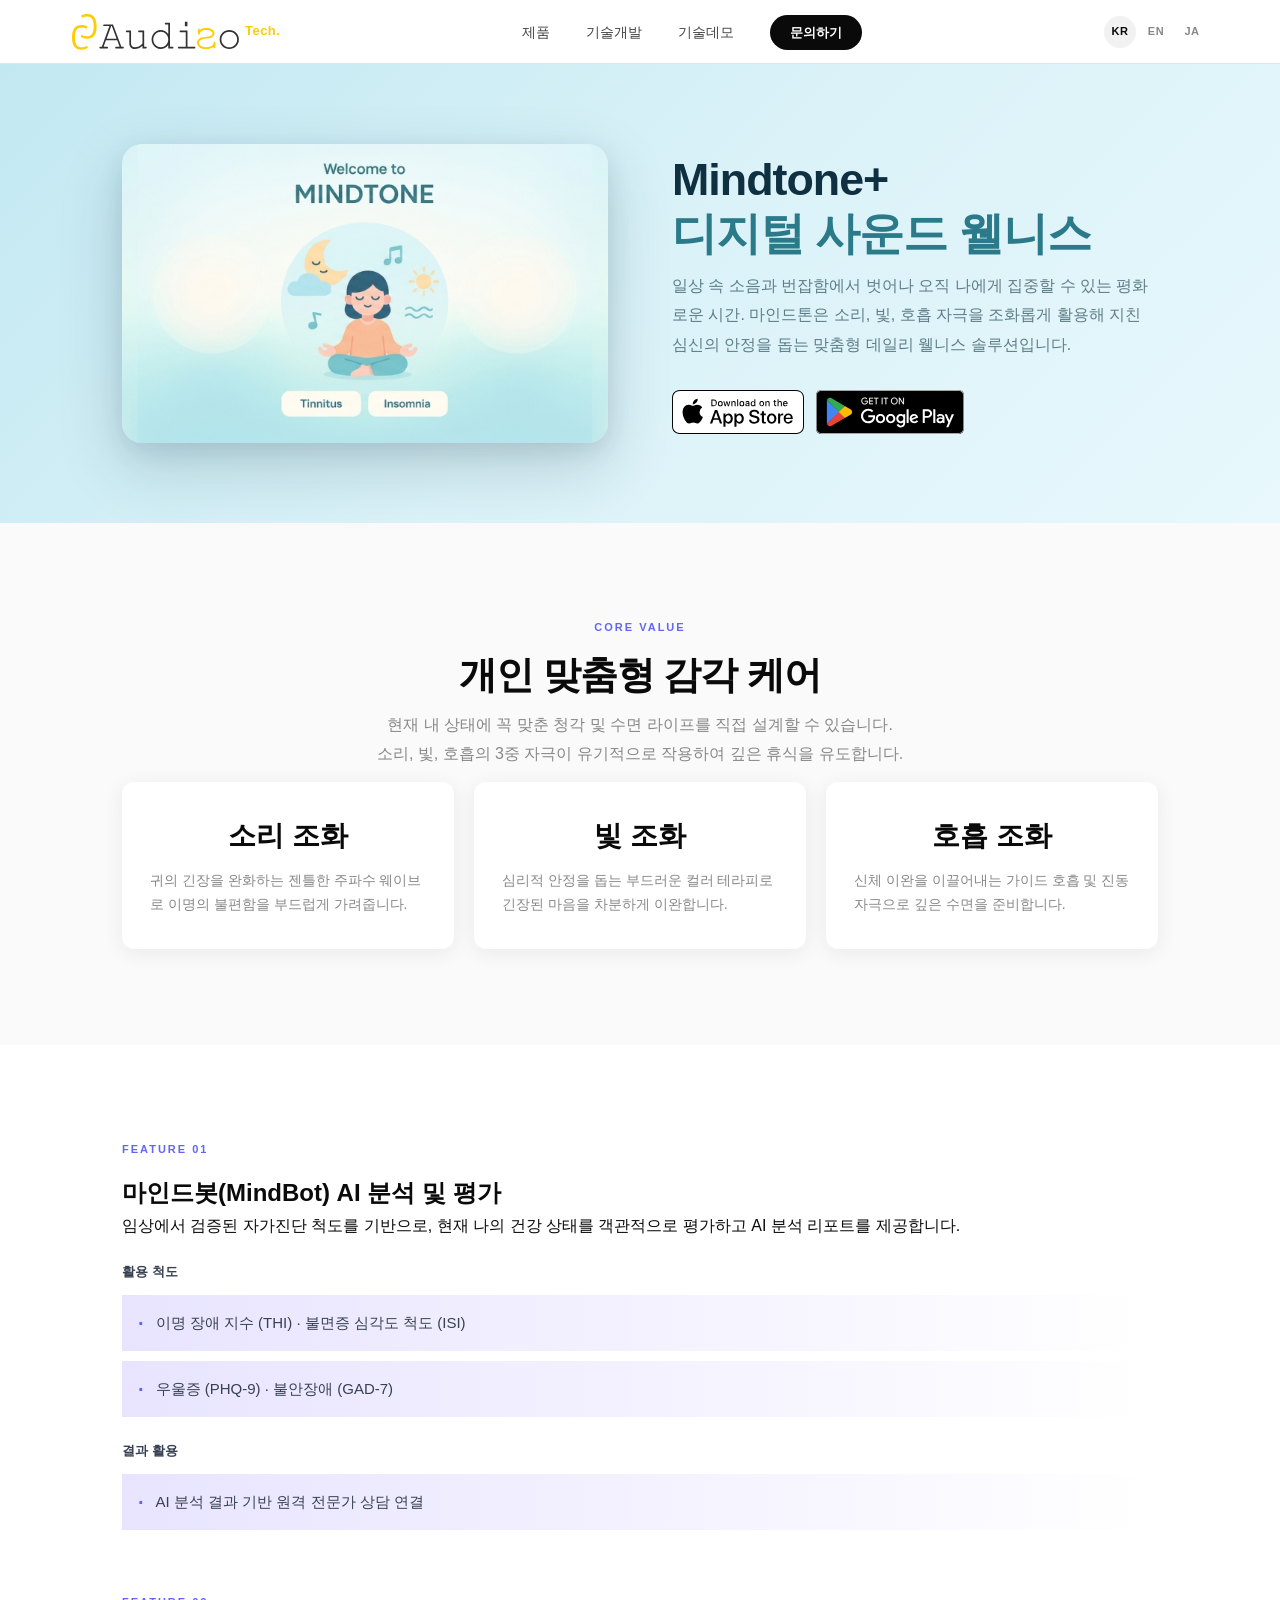
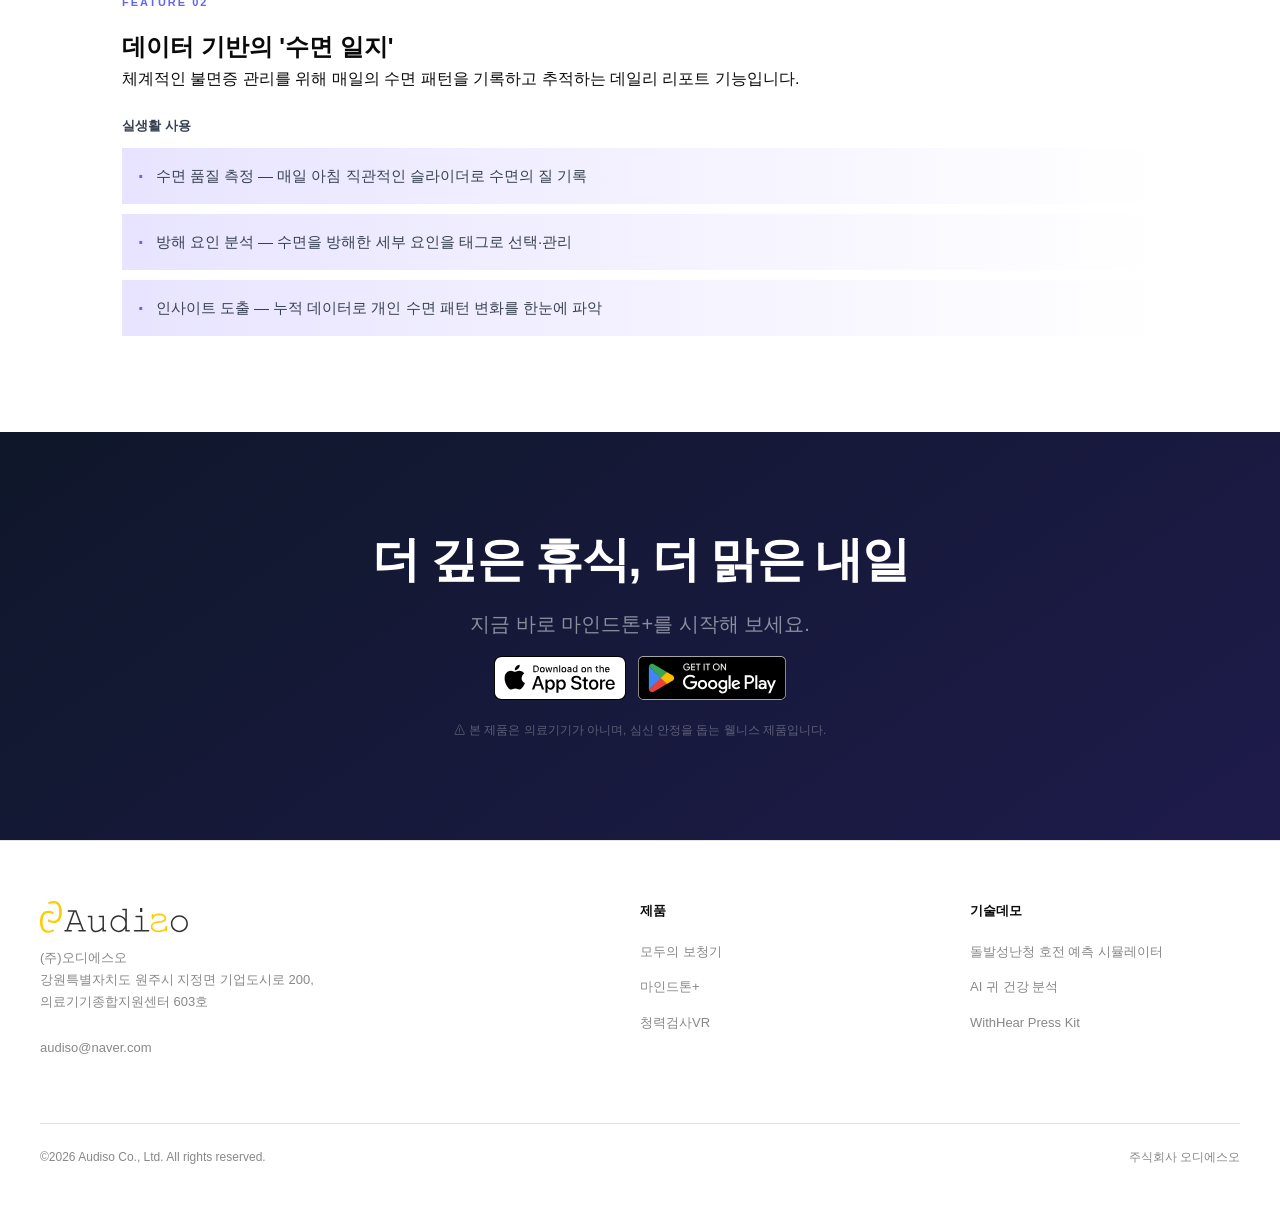
<file: products/prod_mindtone.html>
<!DOCTYPE html>
<html lang="ko">
<head>
  <meta charset="UTF-8" />
  <meta name="viewport" content="width=device-width, initial-scale=1.0" />
  <title>마인드톤 플러스 — Audiso</title>
  <link rel="stylesheet" href="../css/style.css" />
  <link rel="stylesheet" href="css/products.css" />
  <style>
    /* ── 히어로 ── */
    .mt-hero {
      background: linear-gradient(135deg, #c2e8f2 0%, #daf2f8 50%, #e8f8fc 100%);
      color: #1a3d4a;
      padding: 80px 20px;
    }
    .mt-hero .prod-hero-inner { align-items: center; }
    .mt-hero .prod-hero-img {
      border-radius: 20px;
      box-shadow: 0 24px 64px rgba(15, 48, 64, 0.18), 0 8px 24px rgba(15, 48, 64, 0.1);
    }
    .mt-hero .detail-back { color: rgba(26,61,74,0.45); }
    .mt-hero .detail-back:hover { color: #1a3d4a; }
    .mt-hero h1 {
      font-size: clamp(30px, 3.5vw, 46px); font-weight: 800;
      letter-spacing: -1px; line-height: 1.2; margin-bottom: 10px; color: #0f3040;
    }
    .mt-hero h1 span { color: #2b7a8a; }
    .mt-hero-desc {
      font-size: 16px; color: rgba(26,61,74,0.65);
      line-height: 1.85; margin-bottom: 30px;
    }
    .mt-store-btns { display: flex; gap: 12px; flex-wrap: wrap; align-items: center; }
    .mt-store-btn { display: inline-block; transition: opacity 0.2s; }
    .mt-store-btn:hover { opacity: 0.8; }
    .mt-store-btn img { height: 44px; display: block; }

    /* ── Core Value ── */
    .section-core { background: #fafafa; }
    .section-core .prod-eyebrow { color: #6366f1; }
    .prod-card.icon:hover { box-shadow: 0 8px 32px rgba(99,102,241,0.1); }

    /* ── Features ── */
    .section-features .prod-eyebrow { color: #6366f1; }
    .section-features .mt-feature { margin-bottom: 64px; }
    .section-features .mt-feature:last-child { margin-bottom: 0; }
    .mt-scale-list { display: flex; flex-direction: column; gap: 10px; }
    .mt-scale-item {
      display: flex; align-items: center; gap: 12px;
      font-size: 15px; color: #374151;
      background: linear-gradient(90deg, #e8e4ff 0%, transparent 100%); padding: 12px 16px;
    }
    .mt-scale-item::before { content: "·"; color: #6366f1; font-size: 20px; font-weight: 700; flex-shrink: 0; }
    .mt-sub-title { font-size: 13px; font-weight: 700; color: #374151; margin: 24px 0 12px; }

    /* ── CTA ── */
    .mt-cta {
      background: linear-gradient(145deg, #0f172a 0%, #1e1b4b 100%);
      color: var(--white); padding: 100px 32px; text-align: center;
    }
    .mt-cta h2 {
      font-size: clamp(28px, 4vw, 48px); font-weight: 800;
      letter-spacing: -1.5px; line-height: 1.15; margin-bottom: 20px;
    }
    .mt-cta-sub { font-size: 20px; color: rgba(255,255,255,0.5); margin-bottom: 16px; }
    .mt-cta .mt-store-btns { justify-content: center; margin-bottom: 0; }
    .mt-disclaimer {
      margin-top: 20px; font-size: 12px; color: rgba(255,255,255,0.3);
      line-height: 1.7; margin-left: auto; margin-right: auto;
    }

    /* ── 반응형 ── */
    @media (max-width: 600px) {
      .mt-hero { padding: 80px 0; }
      .mt-cta { padding: 72px 20px; }
      .mt-store-btns { flex-direction: column; }
    }
  </style>
</head>
<body>

  <nav></nav>

  <!-- 히어로 -->
  <section class="mt-hero">
    <div class="prod-hero-inner">
      <div class="prod-hero-img">
        <img src="../images/img_prod_mt.jpg" alt="마인드톤 플러스" />
      </div>
      <div>
        <h1 data-i18n-html="mt.hero.h1">Mindtone+<br /><span>디지털 사운드 웰니스</span></h1>
          <p class="mt-hero-desc" data-i18n="mt.hero.desc">일상 속 소음과 번잡함에서 벗어나 오직 나에게 집중할 수 있는 평화로운 시간. 마인드톤은 소리, 빛, 호흡 자극을 조화롭게 활용해 지친 심신의 안정을 돕는 맞춤형 데일리 웰니스 솔루션입니다.</p>
          <div class="mt-store-btns">
            <a href="https://apps.apple.com/kr/app/%EB%A7%88%EC%9D%B8%EB%93%9C%ED%86%A4-mindtone-%EC%82%AC%EC%9A%B4%EB%93%9C-%EC%9B%B0%EB%8B%88%EC%8A%A4/id6759947338" target="_blank" class="mt-store-btn">
              <img src="../images/Download_on_the_App_Store_Badge.svg" alt="Download on the App Store" />
            </a>
            <a href="https://play.google.com/store/apps/details?id=kr.co.audiso.mindtone&hl=ko" target="_blank" class="mt-store-btn">
              <img src="../images/GetItOnGooglePlay_Badge.svg" alt="Get it on Google Play" />
            </a>
          </div>
      </div>

    </div>
  </section>

  <!-- Section 1. Core Value -->
  <section class="section-core prod-section">
    <div class="prod-wrap">
      <div class="prod-header-center">
        <div class="prod-eyebrow">Core Value</div>
        <h2 class="prod-section-title" data-i18n="mt.core.title">개인 맞춤형 감각 케어</h2>
        <p class="prod-section-desc" data-i18n-html="mt.core.desc">현재 내 상태에 꼭 맞춘 청각 및 수면 라이프를 직접 설계할 수 있습니다.</br> 소리, 빛, 호흡의 3중 자극이 유기적으로 작용하여 깊은 휴식을 유도합니다.</p>
      </div>
      <div class="prod-grid-3">
        <div class="prod-card">
          <h3 data-i18n="mt.core.card1.h3">소리 조화</h3>
          <p data-i18n="mt.core.card1.p">귀의 긴장을 완화하는 젠틀한 주파수 웨이브로 이명의 불편함을 부드럽게 가려줍니다.</p>
        </div>
        <div class="prod-card">
          <h3 data-i18n="mt.core.card2.h3">빛 조화</h3>
          <p data-i18n="mt.core.card2.p">심리적 안정을 돕는 부드러운 컬러 테라피로 긴장된 마음을 차분하게 이완합니다.</p>
        </div>
        <div class="prod-card">
          <h3 data-i18n="mt.core.card3.h3">호흡 조화</h3>
          <p data-i18n="mt.core.card3.p">신체 이완을 이끌어내는 가이드 호흡 및 진동 자극으로 깊은 수면을 준비합니다.</p>
        </div>
      </div>
    </div>
  </section>

  <!-- Section 2. Key Features -->
  <section class="section-features prod-section">
    <div class="prod-wrap">

      <!-- Feature 01 -->
      <div class="mt-feature">
        <div class="prod-eyebrow">Feature 01</div>
        <h2 data-i18n="mt.feat1.h2">마인드봇(MindBot) AI 분석 및 평가</h2>
        <p data-i18n="mt.feat1.p">임상에서 검증된 자가진단 척도를 기반으로, 현재 나의 건강 상태를 객관적으로 평가하고 AI 분석 리포트를 제공합니다.</p>
        <div class="mt-sub-title" data-i18n="mt.feat1.sub1">활용 척도</div>
        <div class="mt-scale-list">
          <div class="mt-scale-item" data-i18n="mt.feat1.scale1">이명 장애 지수 (THI) · 불면증 심각도 척도 (ISI)</div>
          <div class="mt-scale-item" data-i18n="mt.feat1.scale2">우울증 (PHQ-9) · 불안장애 (GAD-7)</div>
        </div>
        <div class="mt-sub-title" data-i18n="mt.feat1.sub2">결과 활용</div>
        <div class="mt-scale-list">
          <div class="mt-scale-item" data-i18n="mt.feat1.scale3">AI 분석 결과 기반 원격 전문가 상담 연결</div>
        </div>
      </div>

      <!-- Feature 02 -->
      <div class="mt-feature">
        <div class="prod-eyebrow">Feature 02</div>
        <h2 data-i18n="mt.feat2.h2">데이터 기반의 '수면 일지'</h2>
        <p data-i18n="mt.feat2.p">체계적인 불면증 관리를 위해 매일의 수면 패턴을 기록하고 추적하는 데일리 리포트 기능입니다.</p>
        <div class="mt-sub-title" data-i18n="mt.feat2.sub1">실생활 사용</div>
        <div class="mt-scale-list">
          <div class="mt-scale-item" data-i18n="mt.feat2.scale1">수면 품질 측정 — 매일 아침 직관적인 슬라이더로 수면의 질 기록</div>
          <div class="mt-scale-item" data-i18n="mt.feat2.scale2">방해 요인 분석 — 수면을 방해한 세부 요인을 태그로 선택·관리</div>
          <div class="mt-scale-item" data-i18n="mt.feat2.scale3">인사이트 도출 — 누적 데이터로 개인 수면 패턴 변화를 한눈에 파악</div>
        </div>
      </div>

    </div>
  </section>

  <!-- CTA -->
  <section class="mt-cta">
    <h2 data-i18n="mt.cta.h2">더 깊은 휴식, 더 맑은 내일</h2>
    <p class="mt-cta-sub" data-i18n="mt.cta.sub">지금 바로 마인드톤+를 시작해 보세요.</p>
    <div class="mt-store-btns">
      <a href="https://apps.apple.com/kr/app/%EB%A7%88%EC%9D%B8%EB%93%9C%ED%86%A4-mindtone-%EC%82%AC%EC%9A%B4%EB%93%9C-%EC%9B%B0%EB%8B%88%EC%8A%A4/id6759947338" target="_blank" class="mt-store-btn">
        <img src="../images/Download_on_the_App_Store_Badge.svg" alt="Download on the App Store" />
      </a>
      <a href="https://play.google.com/store/apps/details?id=kr.co.audiso.mindtone&hl=ko" target="_blank" class="mt-store-btn">
        <img src="../images/GetItOnGooglePlay_Badge.svg" alt="Get it on Google Play" />
      </a>
    </div>
    <p class="mt-disclaimer" data-i18n="mt.cta.disclaimer">⚠ 본 제품은 의료기기가 아니며, 심신 안정을 돕는 웰니스 제품입니다.</p>
  </section>

  <footer></footer>
  <script src="../js/i18n.js"></script>
  <script src="../js/components.js"></script>
</body>
</html>
</file>
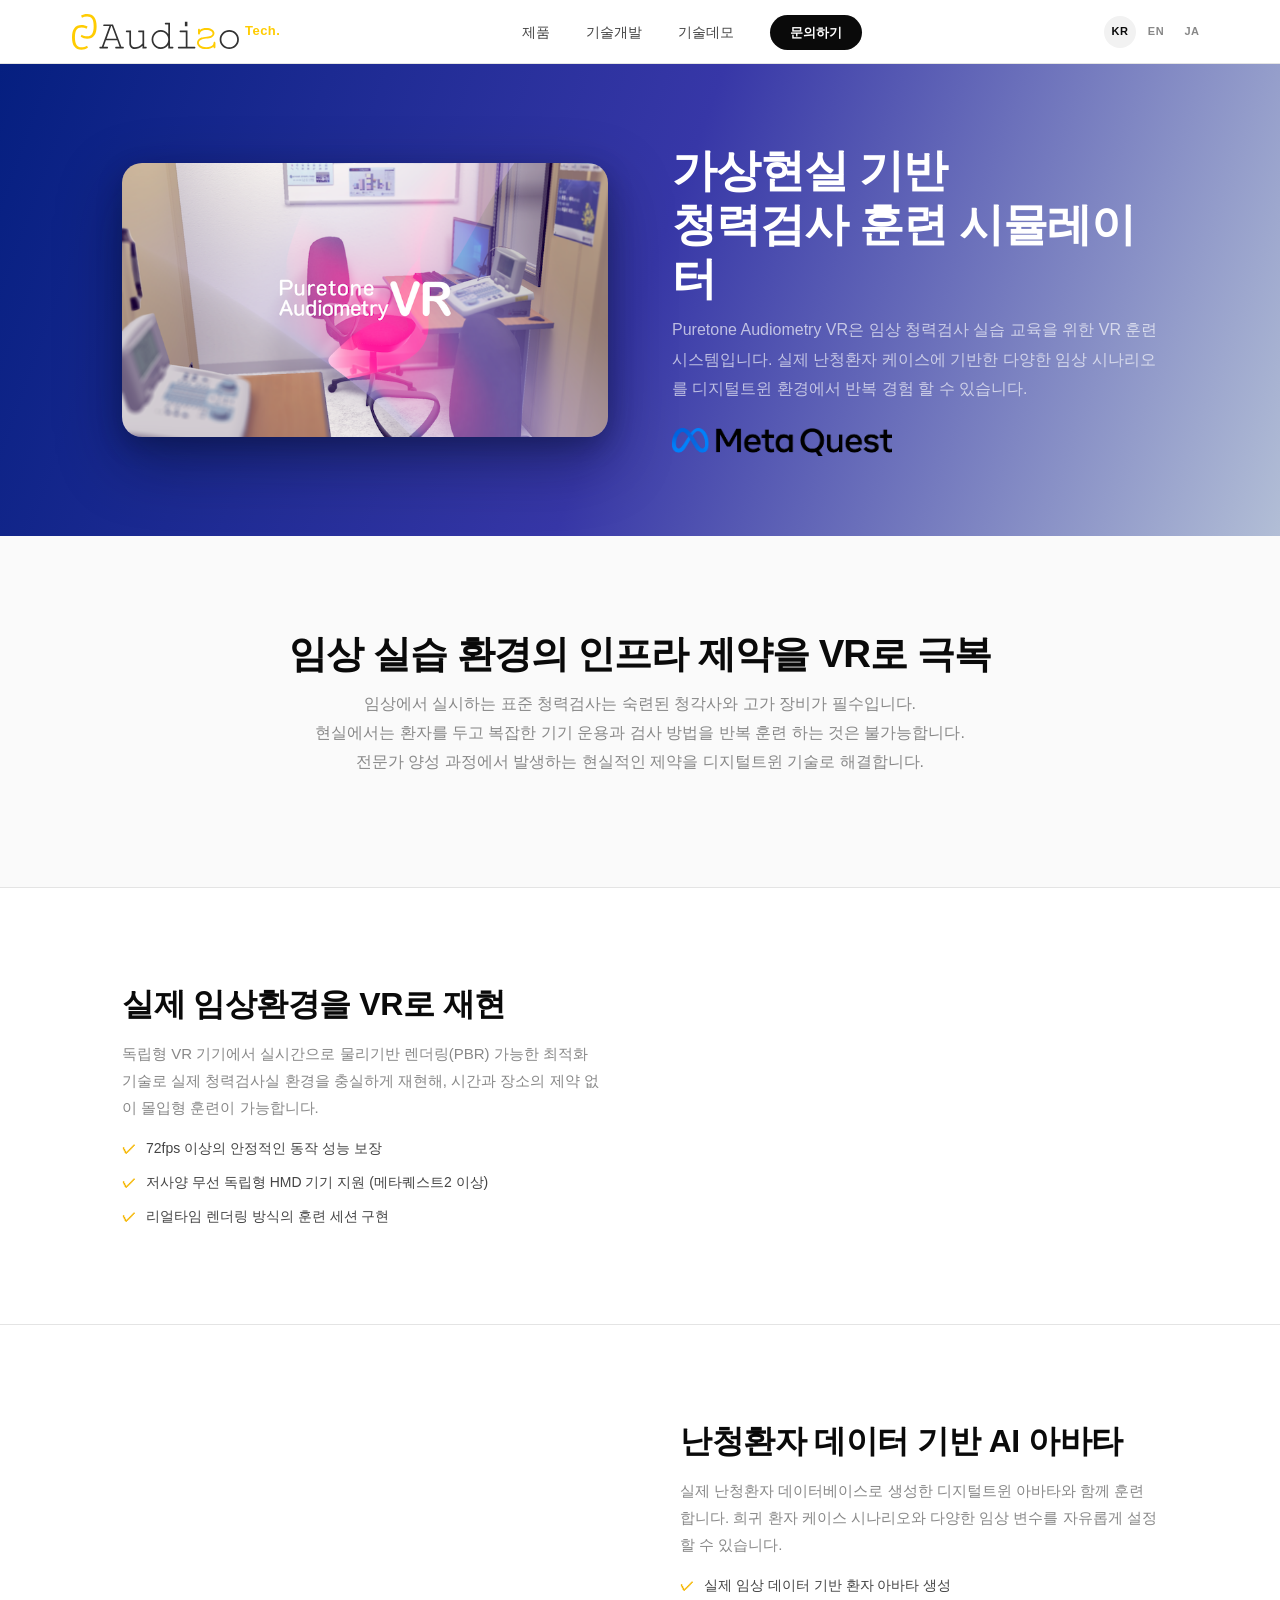
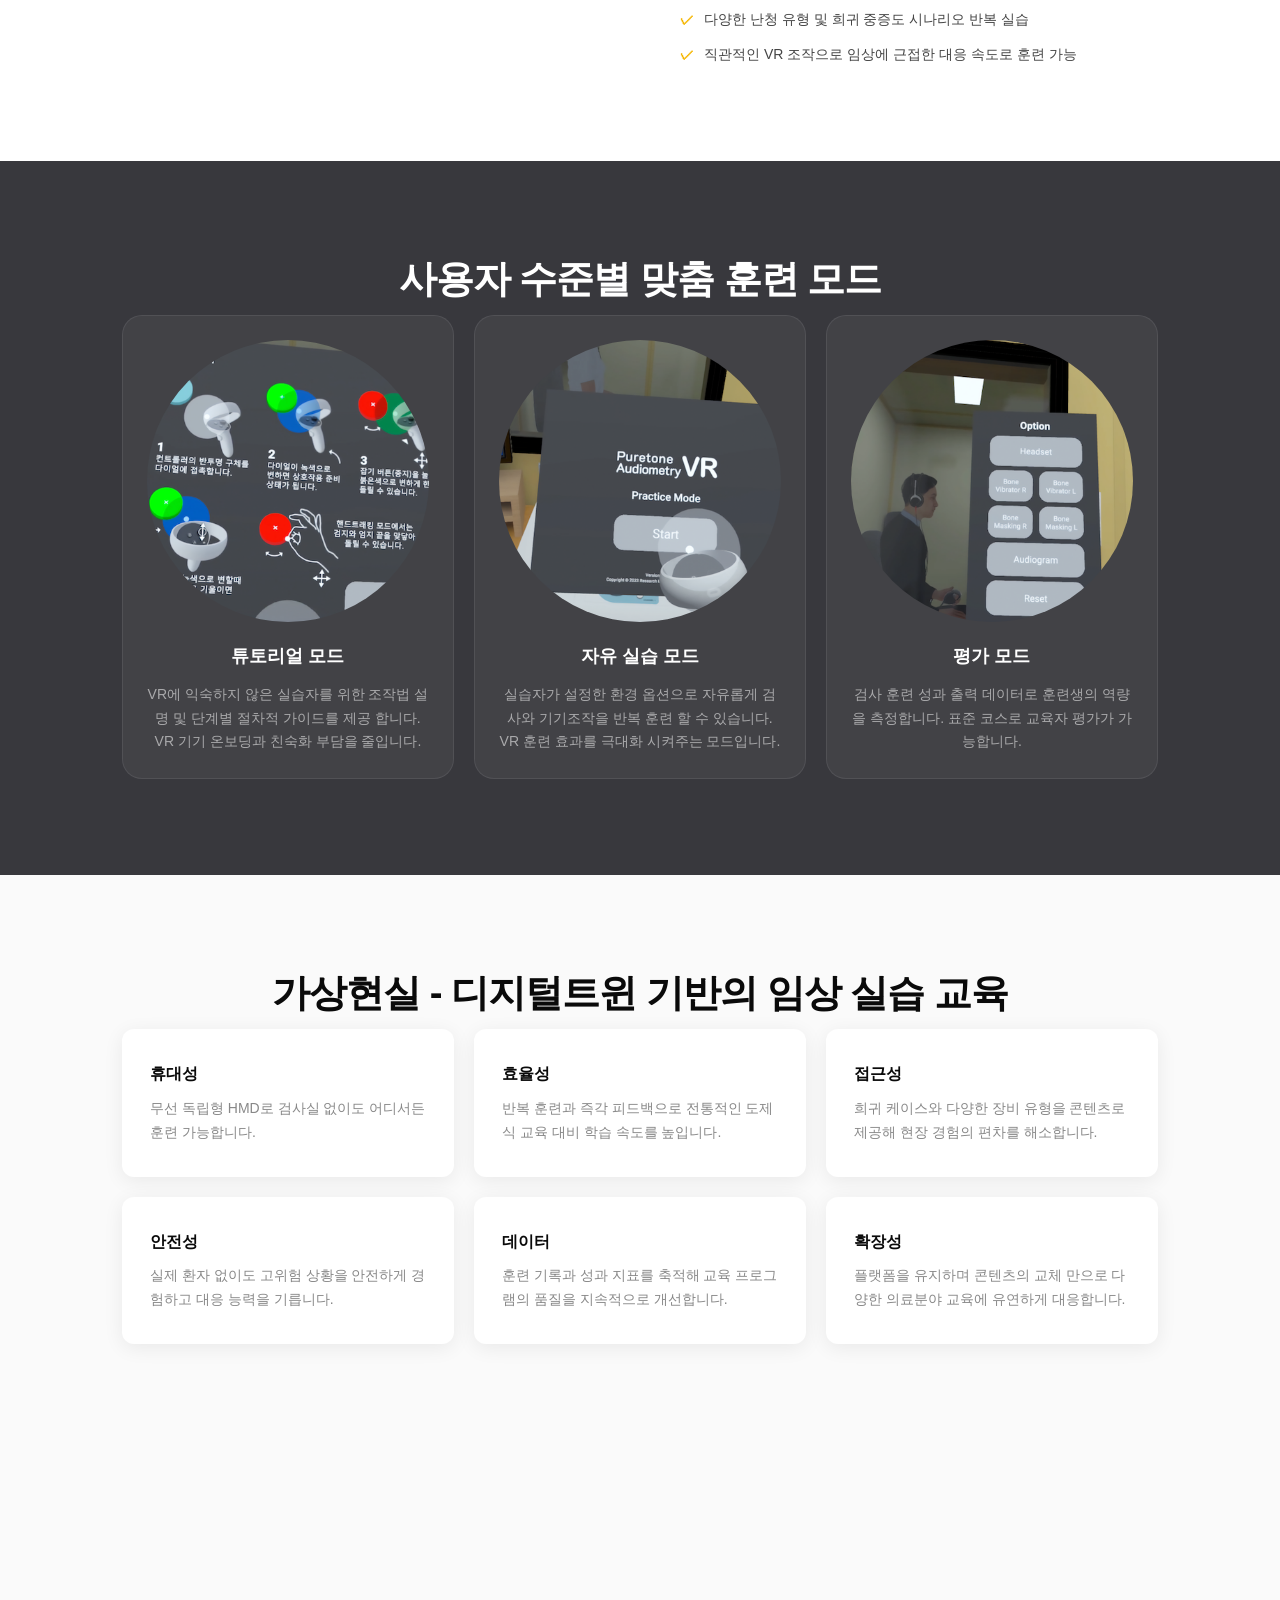
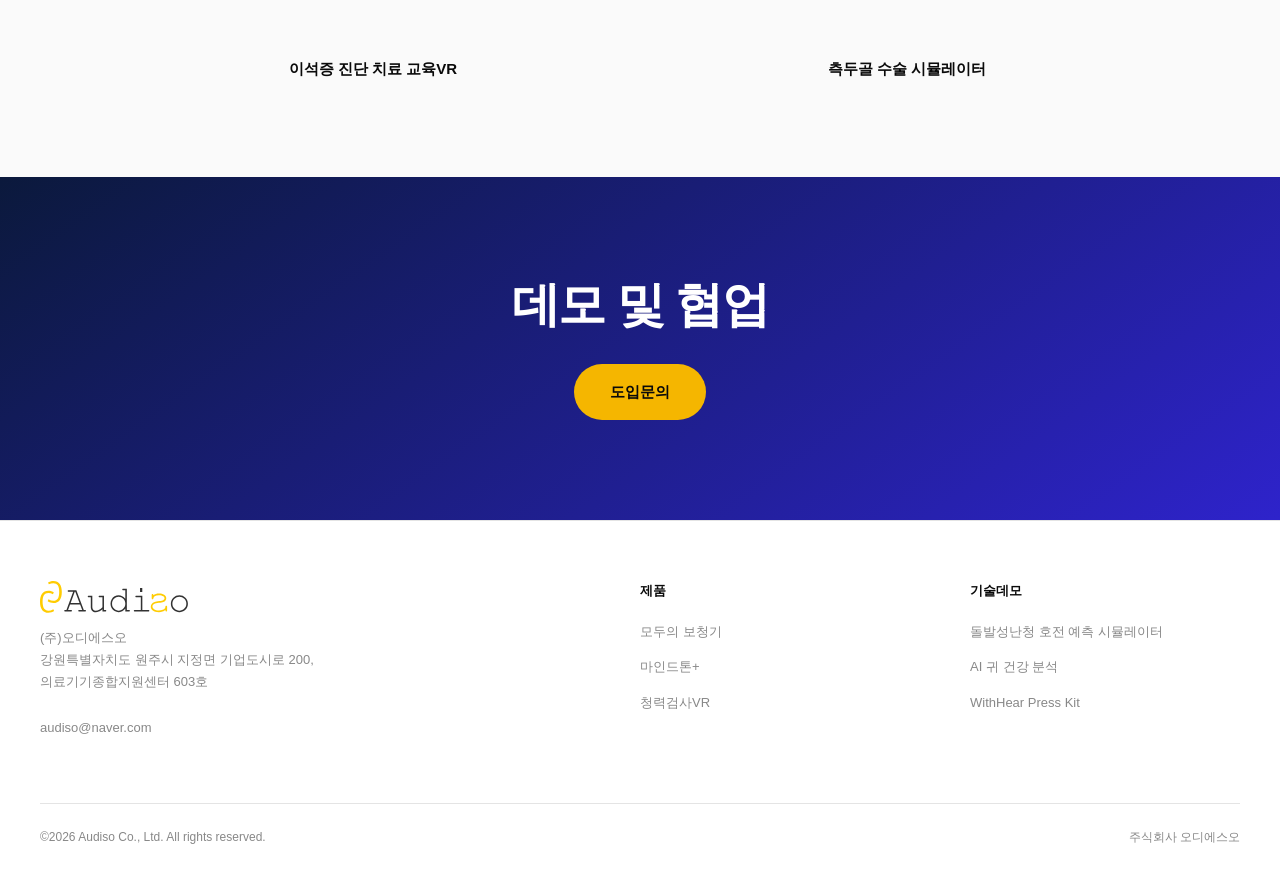
<file: products/prod_ptavr.html>
<!DOCTYPE html>
<html lang="ko">
<head>
  <meta charset="UTF-8" />
  <meta name="viewport" content="width=device-width, initial-scale=1.0" />
  <title>청력검사 VR 시뮬레이터 — Audiso</title>
  <link rel="stylesheet" href="../css/style.css" />
  <link rel="stylesheet" href="css/products.css" />
  <style>
    /* ── 히어로 ── */
    .wh-hero {
      background: linear-gradient(110deg, #051f80 0%, #3737a7 50%, #b2bed6 100%);
      color: var(--white);
      padding: 80px 20px;
    }
    .wh-hero .prod-hero-inner { align-items: center; }
    .wh-hero .prod-hero-img {
      border-radius: 20px;
      box-shadow: 0 24px 64px rgba(0,10,30,0.4), 0 8px 24px rgba(0,10,30,0.25);
    }
    .wh-hero h1 {
      font-size: clamp(30px, 3.5vw, 46px); font-weight: 800;
      letter-spacing: -1px; line-height: 1.2; margin-bottom: 10px;
    }
    .wh-hero-desc {
      font-size: 16px; color: rgba(255,255,255,0.65);
      line-height: 1.85; margin-bottom: 24px;
    }
    .wh-made-for {
      display: flex; align-items: center; gap: 10px;
    }
    .wh-made-for span {
      font-size: 12px; color: rgba(255,255,255,0.45); font-weight: 500;
    }
    .wh-made-for img { height: 28px; display: block; }

    /* ── 연구 배경 ── */
    .section-statement { background: #fafafa; }

    /* ── 교차 섹션 ── */
    .split-section { border-top: 1px solid var(--gray-200); }

    /* ── 훈련 모드 ── */
    .section-modes { background: #38383d; }
    .section-modes .prod-grid-3 { align-items: stretch; }
    .section-modes .prod-dark-card {
      border-radius: 20px; padding: 24px;
      display: flex; flex-direction: column;
      align-items: center; text-align: center;
    }
    .section-modes .prod-dark-card .mode-img {
      width: 100%; aspect-ratio: 1 / 1;
      border-radius: 50%; object-fit: cover;
      margin-bottom: 20px;
    }

    /* ── 가치 그리드 ── */
    .section-values { background: #fafafa; }
    .video-card-grid {
      display: grid; grid-template-columns: 1fr 1fr;
      gap: 32px; margin-top: 48px;
    }
    .video-card video {
      width: 100%; border-radius: 16px; display: block;
    }
    .video-card-label {
      font-size: 15px; font-weight: 700; color: var(--black);
      margin-top: 14px; text-align: center;
    }
    @media (max-width: 700px) {
      .video-card-grid { grid-template-columns: 1fr; }
    }

    /* ── CTA ── */
    .wh-cta {
      background: linear-gradient(145deg, #0b193c 0%, #2e23cb 100%);
      color: var(--white); padding: 100px 32px; text-align: center;
    }
    .wh-cta h2 {
      font-size: clamp(28px, 4vw, 48px); font-weight: 800;
      letter-spacing: -1.5px; line-height: 1.15; margin-bottom: 32px;
    }

    /* ── 반응형 ── */
    @media (max-width: 600px) {
      .wh-hero { padding: 80px 0; }
      .wh-cta { padding: 72px 20px; }
    }
  </style>
</head>
<body>

  <nav></nav>

  <!-- 히어로 -->
  <section class="wh-hero">
    <div class="prod-hero-inner">
      <div class="prod-hero-img">
        <img src="../images/prod_ptavr_cover.png" alt="청력검사 VR 시뮬레이터" />
      </div>
      <div>
        <h1 data-i18n-html="ptavr.hero.h1">가상현실 기반<br />청력검사 훈련 시뮬레이터</h1>
        <p class="wh-hero-desc" data-i18n="ptavr.hero.desc">Puretone Audiometry VR은 임상 청력검사 실습 교육을 위한 VR 훈련 시스템입니다.
          실제 난청환자 케이스에 기반한 다양한 임상 시나리오를 디지털트윈 환경에서 반복 경험 할 수 있습니다.</p>
        <div class="wh-made-for">
          <!-- <span>Made for</span> -->
          <img src="../images/MQLogo.png" alt="Meta Quest" />
        </div>
      </div>
    </div>
  </section>

  <!-- 개발 배경 -->
  <section class="section-statement prod-section">
    <div class="prod-wrap">
      <div class="prod-header-center">
        <h2 class="prod-section-title" data-i18n="ptavr.stmt.title">임상 실습 환경의 인프라 제약을 VR로 극복</h2>
        <p class="prod-section-desc" data-i18n-html="ptavr.stmt.desc">임상에서 실시하는 표준 청력검사는 숙련된 청각사와 고가 장비가 필수입니다.
          <br />현실에서는 환자를 두고 복잡한 기기 운용과 검사 방법을 반복 훈련 하는 것은 불가능합니다.
          <br />전문가 양성 과정에서 발생하는 현실적인 제약을 디지털트윈 기술로 해결합니다.</p>
      </div>
    </div>
  </section>

  <!-- 교차 섹션 1 -->
  <section class="split-section prod-section">
    <div class="prod-wrap">
      <div class="prod-split">
        <div class="prod-split-text">
          <h2 data-i18n="ptavr.split1.h2">실제 임상환경을 VR로 재현</h2>
          <p data-i18n="ptavr.split1.p">독립형 VR 기기에서 실시간으로 물리기반 렌더링(PBR) 가능한 최적화 기술로 실제 청력검사실 환경을 충실하게 재현해, 시간과 장소의 제약 없이 몰입형 훈련이 가능합니다.</p>
          <ul class="prod-list">
            <li data-i18n="ptavr.split1.li1">72fps 이상의 안정적인 동작 성능 보장</li>
            <li data-i18n="ptavr.split1.li2">저사양 무선 독립형 HMD 기기 지원 (메타퀘스트2 이상)</li>
            <li data-i18n="ptavr.split1.li3">리얼타임 렌더링 방식의 훈련 세션 구현</li>
          </ul>
        </div>
        <div class="prod-split-img">
          <video src="../video/vid_env.mp4" autoplay loop muted playsinline style="width:100%; border-radius:16px; display:block;"></video>
        </div>
      </div>
    </div>
  </section>

  <!-- 교차 섹션 2 -->
  <section class="split-section prod-section">
    <div class="prod-wrap">
      <div class="prod-split reverse">
        <div class="prod-split-text">
          <h2 data-i18n="ptavr.split2.h2">난청환자 데이터 기반 AI 아바타</h2>
          <p data-i18n="ptavr.split2.p">실제 난청환자 데이터베이스로 생성한 디지털트윈 아바타와 함께 훈련합니다. 희귀 환자 케이스 시나리오와 다양한 임상 변수를 자유롭게 설정할 수 있습니다.</p>
          <ul class="prod-list">
            <li data-i18n="ptavr.split2.li1">실제 임상 데이터 기반 환자 아바타 생성</li>
            <li data-i18n="ptavr.split2.li2">다양한 난청 유형 및 희귀 중증도 시나리오 반복 실습</li>
            <li data-i18n="ptavr.split2.li3">직관적인 VR 조작으로 임상에 근접한 대응 속도로 훈련 가능</li>
          </ul>
        </div>
        <div class="prod-split-img">
          <video src="../video/vid_ptavr.mp4" autoplay loop muted playsinline style="width:100%; border-radius:16px; display:block;"></video>
        </div>
      </div>
    </div>
  </section>

  <!-- 훈련 모드 -->
  <section class="section-modes prod-dark prod-section">
    <div class="prod-wrap">
      <div class="prod-header-center">
        <h2 class="prod-section-title" data-i18n="ptavr.modes.title">사용자 수준별 맞춤 훈련 모드</h2>
      </div>
      <div class="prod-grid-3">
        <div class="prod-dark-card">
          <img class="mode-img" src="../images/prod_ptavr_04.png" alt="튜토리얼 모드" />
          <h3 data-i18n="ptavr.modes.card1.h3">튜토리얼 모드</h3>
          <p data-i18n="ptavr.modes.card1.p">VR에 익숙하지 않은 실습자를 위한 조작법 설명 및 단계별 절차적 가이드를 제공 합니다. VR 기기 온보딩과 친숙화 부담을 줄입니다.</p>
        </div>
        <div class="prod-dark-card">
          <img class="mode-img" src="../images/prod_ptavr_01.png" alt="자유 실습 모드" />
          <h3 data-i18n="ptavr.modes.card2.h3">자유 실습 모드</h3>
          <p data-i18n="ptavr.modes.card2.p">실습자가 설정한 환경 옵션으로 자유롭게 검사와 기기조작을 반복 훈련 할 수 있습니다. VR 훈련 효과를 극대화 시켜주는 모드입니다.</p>
        </div>
        <div class="prod-dark-card">
          <img class="mode-img" src="../images/prod_ptavr_03.png" alt="평가 모드" />
          <h3 data-i18n="ptavr.modes.card3.h3">평가 모드</h3>
          <p data-i18n="ptavr.modes.card3.p">검사 훈련 성과 출력 데이터로 훈련생의 역량을 측정합니다. 표준 코스로 교육자 평가가 가능합니다.</p>
        </div>
      </div>
    </div>
  </section>

  <!-- 가치 그리드 -->
  <section class="section-values prod-section">
    <div class="prod-wrap">
      <div class="prod-header-center">
        <h2 class="prod-section-title" data-i18n="ptavr.values.title">가상현실 - 디지털트윈 기반의 임상 실습 교육</h2>
      </div>
      <div class="prod-grid-3">
        <div class="prod-card"><h4 data-i18n="ptavr.values.card1.h4">휴대성</h4><p data-i18n="ptavr.values.card1.p">무선 독립형 HMD로 검사실 없이도 어디서든 훈련 가능합니다.</p></div>
        <div class="prod-card"><h4 data-i18n="ptavr.values.card2.h4">효율성</h4><p data-i18n="ptavr.values.card2.p">반복 훈련과 즉각 피드백으로 전통적인 도제식 교육 대비 학습 속도를 높입니다.</p></div>
        <div class="prod-card"><h4 data-i18n="ptavr.values.card3.h4">접근성</h4><p data-i18n="ptavr.values.card3.p">희귀 케이스와 다양한 장비 유형을 콘텐츠로 제공해 현장 경험의 편차를 해소합니다.</p></div>
        <div class="prod-card"><h4 data-i18n="ptavr.values.card4.h4">안전성</h4><p data-i18n="ptavr.values.card4.p">실제 환자 없이도 고위험 상황을 안전하게 경험하고 대응 능력을 기릅니다.</p></div>
        <div class="prod-card"><h4 data-i18n="ptavr.values.card5.h4">데이터</h4><p data-i18n="ptavr.values.card5.p">훈련 기록과 성과 지표를 축적해 교육 프로그램의 품질을 지속적으로 개선합니다.</p></div>
        <div class="prod-card"><h4 data-i18n="ptavr.values.card6.h4">확장성</h4><p data-i18n="ptavr.values.card6.p">플랫폼을 유지하며 콘텐츠의 교체 만으로 다양한 의료분야 교육에 유연하게 대응합니다.</p></div>
      </div>
      <div class="video-card-grid">
        <div class="video-card">
          <video src="../video/vid_bppv.mp4" autoplay loop muted playsinline></video>
          <p class="video-card-label" data-i18n="ptavr.videos.label1">이석증 진단 치료 교육VR</p>
        </div>
        <div class="video-card">
          <video src="../video/vid_tbss.mp4" autoplay loop muted playsinline></video>
          <p class="video-card-label" data-i18n="ptavr.videos.label2">측두골 수술 시뮬레이터</p>
        </div>
      </div>
    </div>
  </section>

  <!-- CTA -->
  <section class="wh-cta">
    <h2 data-i18n="ptavr.cta.h2">데모 및 협업</h2>
    <a href="../index.html#contact" class="btn-accent" data-i18n="ptavr.cta.btn">도입문의</a>
  </section>

  <footer></footer>
  <script src="../js/i18n.js"></script>
  <script src="../js/components.js"></script>
</body>
</html>
</file>
<file: css/style.css>
*, *::before, *::after { box-sizing: border-box; margin: 0; padding: 0; }

:root {
  --black: #0a0a0a;
  --white: #ffffff;
  --gray-50: #f9f9f9;
  --gray-100: #f2f2f2;
  --gray-200: #e4e4e4;
  --gray-500: #888888;
  --gray-700: #444444;
  --accent: #F5B600;
  --accent-dark: #C99200;
  --radius: 12px;
  --font: 'Pretendard', 'Noto Sans KR', -apple-system, BlinkMacSystemFont, sans-serif;

  /* ── WithHear 브랜드 컬러 ── */
  --wh-dark:       #4D4D4D;
  --wh-grey-brown: #777164;
  --wh-grey:       #999999;
  --wh-grey-light: #D9D9D9;
  --wh-grey-bg:    #E1DCD3;
  --wh-white:      #FFFBFB;
  --wh-red:        #D42A2A;
  --wh-bg:         #F3EDE3;
  --wh-yellow:     #FFCC02;
  --wh-blue:       #2C6FFF;
  --wh-green:      #00B61B;
  --wh-tang:       #CD7926;
}

html { scroll-behavior: smooth; }

body {
  font-family: var(--font);
  color: var(--black);
  background: var(--white);
  line-height: 1.6;
  -webkit-font-smoothing: antialiased;
}

/* ── NAV ── */
nav {
  position: sticky;
  top: 0;
  z-index: 100;
  background: rgba(255,255,255,0.92);
  backdrop-filter: blur(12px);
  border-bottom: 1px solid var(--gray-200);
  height: 64px;
  display: flex;
  align-items: center;
}

.nav-inner {
  max-width: 1200px;
  width: 100%;
  margin: 0 auto;
  padding: 0 32px;
  display: flex;
  align-items: center;
  justify-content: space-between;
}

.logo {
  display: flex;
  align-items: center;
  text-decoration: none;
  flex-shrink: 0;
}

.logo img {
  height: 36px;
  width: auto;
  display: block;
}

.footer-brand .logo img { height: 32px; }

.logo-tag {
  font-size: 13px;
  font-weight: 700;
  letter-spacing: 0.5px;
  color: var(--wh-yellow);
  margin-left: 6px;
}

.nav-links {
  display: flex;
  gap: 36px;
  list-style: none;
}

.nav-links a {
  font-size: 14px;
  font-weight: 500;
  color: var(--gray-700);
  text-decoration: none;
  transition: color 0.2s;
}

.nav-links a:hover { color: var(--black); }

.nav-cta {
  background: var(--black);
  color: var(--white) !important;
  padding: 10px 20px;
  border-radius: 100px;
  font-size: 13px !important;
  font-weight: 600 !important;
  transition: background 0.2s !important;
}

.nav-cta:hover { background: var(--gray-700) !important; }

/* ── nav-right 그룹 ── */
.nav-right {
  display: flex;
  align-items: center;
  gap: 8px;
}

/* ── 언어 스위처 ── */
.lang-switcher {
  display: flex;
  align-items: center;
  gap: 4px;
}

.lang-btn {
  font-size: 11px;
  font-weight: 600;
  letter-spacing: 0.5px;
  color: var(--gray-500);
  background: none;
  border: none;
  cursor: pointer;
  width: 32px;
  height: 32px;
  border-radius: 50%;
  display: flex;
  align-items: center;
  justify-content: center;
  transition: color 0.2s, background 0.2s, border-color 0.2s;
  line-height: 1;
}
.lang-btn:hover { color: var(--black); background: var(--gray-100); }
.lang-btn.active { color: var(--black); background: var(--gray-100); }

/* ── 햄버거 버튼 ── */
.nav-hamburger {
  display: none;
  flex-direction: column;
  justify-content: center;
  gap: 5px;
  width: 40px;
  height: 40px;
  padding: 8px;
  background: none;
  border: none;
  cursor: pointer;
  border-radius: 8px;
  transition: background 0.2s;
}
.nav-hamburger:hover { background: var(--gray-100); }
.nav-hamburger span {
  display: block;
  width: 100%;
  height: 2px;
  background: var(--black);
  border-radius: 2px;
  transition: transform 0.3s, opacity 0.3s;
  transform-origin: center;
}
.nav-hamburger.open span:nth-child(1) { transform: translateY(7px) rotate(45deg); }
.nav-hamburger.open span:nth-child(2) { opacity: 0; transform: scaleX(0); }
.nav-hamburger.open span:nth-child(3) { transform: translateY(-7px) rotate(-45deg); }

/* ── 모바일 드로어 & 오버레이 ── */
.nav-overlay {
  display: none;
  position: fixed;
  inset: 0;
  background: rgba(0,0,0,0.35);
  z-index: 200;
  opacity: 0;
  pointer-events: none;
  transition: opacity 0.3s;
}
.nav-overlay.open { opacity: 1; pointer-events: auto; }

.nav-drawer {
  display: none;
  position: fixed;
  top: 0;
  right: 0;
  width: 72vw;
  max-width: 300px;
  height: 100dvh;
  background: var(--white);
  z-index: 201;
  padding: 80px 32px 40px;
  transform: translateX(100%);
  transition: transform 0.35s cubic-bezier(0.4,0,0.2,1);
  box-shadow: -4px 0 24px rgba(0,0,0,0.12);
}
.nav-drawer.open { transform: translateX(0); }
.nav-drawer ul {
  list-style: none;
  display: flex;
  flex-direction: column;
  gap: 0;
}
.nav-drawer ul li { border-bottom: 1px solid var(--gray-200); }
.nav-drawer ul li:first-child { border-top: 1px solid var(--gray-200); }
.nav-drawer ul li a {
  display: block;
  padding: 18px 4px;
  font-size: 16px;
  font-weight: 500;
  color: var(--gray-700);
  text-decoration: none;
  transition: color 0.2s;
}
.nav-drawer ul li a:hover { color: var(--black); }

/* ── HERO ── */
.hero-wrap {
  position: relative;
  overflow: hidden;
  min-height: 92vh;
}

.hero-video {
  position: absolute;
  inset: 0;
  width: 100%;
  height: 100%;
  object-fit: cover;
  z-index: 0;
}

.hero-vignette {
  position: absolute;
  inset: 0;
  z-index: 1;
  background: radial-gradient(ellipse at center,
    rgba(0,0,0,0.15) 0%,
    rgba(0,0,0,0.55) 60%,
    rgba(0,0,0,0.82) 100%);
}

.hero-scanlines {
  position: absolute;
  inset: 0;
  z-index: 2;
  background: repeating-linear-gradient(
    to bottom,
    transparent 0px,
    transparent 3px,
    rgba(0,0,0,0.08) 3px,
    rgba(0,0,0,0.08) 4px
  );
  pointer-events: none;
}

.hero {
  position: relative;
  z-index: 3;
  min-height: 92vh;
  display: flex;
  align-items: flex-start;
  padding: 140px 32px 180px;
  max-width: 1200px;
  margin: 0 auto;
}

.hero-content { max-width: 780px; }

.hero-tag {
  display: inline-block;
  font-size: 12px;
  font-weight: 700;
  letter-spacing: 2px;
  text-transform: uppercase;
  color: var(--accent);
  margin-bottom: 28px;
}

.hero h1 {
  font-size: clamp(44px, 6vw, 80px);
  font-weight: 800;
  line-height: 1.08;
  letter-spacing: -2px;
  color: var(--white);
  margin-bottom: 28px;
  text-shadow: 0 2px 20px rgba(0,0,0,0.3);
}

.hero h1 em {
  font-style: normal;
  color: var(--accent);
}

.hero p {
  font-size: 18px;
  color: rgba(255,255,255,0.82);
  max-width: 560px;
  margin-bottom: 44px;
  line-height: 1.75;
}

.hero-actions {
  display: flex;
  gap: 16px;
  align-items: center;
  flex-wrap: wrap;
}

.hero .btn-ghost {
  color: var(--white);
}

.hero .btn-ghost:hover {
  color: var(--accent);
}

/* ── BUTTONS ── */
.btn-primary {
  background: var(--black);
  color: var(--white);
  padding: 16px 32px;
  border-radius: 100px;
  font-size: 15px;
  font-weight: 600;
  text-decoration: none;
  transition: background 0.2s, transform 0.15s;
  display: inline-block;
}

.btn-primary:hover { background: var(--gray-700); transform: translateY(-1px); }

.btn-ghost {
  color: var(--black);
  font-size: 15px;
  font-weight: 600;
  text-decoration: none;
  display: flex;
  align-items: center;
  gap: 8px;
  transition: gap 0.2s;
}

.btn-ghost:hover { gap: 14px; }

.btn-accent {
  background: var(--accent);
  color: var(--black);
  padding: 16px 36px;
  border-radius: 100px;
  font-size: 15px;
  font-weight: 700;
  text-decoration: none;
  display: inline-block;
  transition: background 0.2s, transform 0.15s;
}

.btn-accent:hover { background: var(--accent-dark); transform: translateY(-1px); }

/* ── STATS ── */
.stats {
  position: absolute;
  bottom: 0;
  left: 0;
  right: 0;
  z-index: 4;
}

.stats-inner {
  max-width: 1200px;
  margin: 0 auto;
  padding: 0 32px;
  display: grid;
  grid-template-columns: repeat(3, 1fr);
}

.stat {
  display: block;
  padding: 32px 0;
  text-align: center;
  text-decoration: none;
  cursor: pointer;
  transition: opacity 0.2s;
}
.stat:hover { opacity: 0.75; }

.stat-number {
  font-size: 40px;
  font-weight: 800;
  letter-spacing: -2px;
  line-height: 1;
  margin-bottom: 6px;
  color: var(--white);
}

.stat-label {
  font-size: 13px;
  color: rgba(255,255,255,0.6);
  font-weight: 500;
}

/* ── SECTION COMMON ── */
section { padding: 100px 32px; }

.section-inner { max-width: 1200px; margin: 0 auto; }


.section-title {
  font-size: clamp(24px, 3vw, 40px);
  font-weight: 800;
  letter-spacing: -1.5px;
  line-height: 1.1;
  margin-bottom: 56px;
  text-align: left;
}

/* ── SERVICES ── */
.services-grid {
  display: grid;
  grid-template-columns: repeat(3, 1fr);
  gap: 20px;
}

.service-card {
  position: relative;
  padding: 48px 40px;
  border-radius: 0;
  background-size: cover;
  background-position: center;
  overflow: hidden;
  transition: box-shadow 0.2s, transform 0.15s;
  cursor: pointer;
}

.service-card::before {
  content: '';
  position: absolute;
  inset: 0;
  background: rgba(10,10,10,0.72);
  transition: background 0.3s;
}

.service-card:hover::before {
  background: rgba(10,10,10,0.58);
}

.service-card:hover {
  transform: translateY(-3px);
}

.service-card h3,
.service-card p {
  position: relative;
  z-index: 1;
}

.service-card h3 {
  font-size: 20px;
  font-weight: 700;
  margin-bottom: 12px;
  letter-spacing: -0.5px;
  color: var(--white);
}

.service-card p {
  font-size: 14px;
  color: rgba(255,255,255,0.75);
  line-height: 1.7;
}

/* ── FEATURED PRODUCT ── */
.product-section {
  background: #F3EDE3;
  color: #1a1010;
  position: relative;
}

#product-canvas {
  position: absolute;
  inset: 0;
  width: 100%;
  height: 100%;
  display: block;
  z-index: 0;
}

.product-section .product-inner {
  position: relative;
  z-index: 1;
}

.product-inner {
  max-width: 1200px;
  margin: 0 auto;
  display: grid;
  grid-template-columns: 1fr 1fr;
  gap: 80px;
  align-items: center;
}


.product-title-img {
  display: block;
  height: 112px;
  width: auto;
  margin-bottom: 24px;
}

.product-inner h2 {
  font-size: clamp(28px, 3vw, 44px);
  font-weight: 800;
  letter-spacing: -2px;
  line-height: 1.1;
  margin-bottom: 24px;
}

.product-inner p {
  font-size: 16px;
  font-weight: 700;
  color: rgba(26,16,16,0.65);
  line-height: 1.8;
  margin-bottom: 36px;
}

.product-badge {
  display: inline-flex;
  align-items: center;
  justify-content: center;
  background: #D42A2A;
  color: #fff;
  font-size: 11px;
  font-weight: 800;
  letter-spacing: 0.5px;
  text-transform: uppercase;
  text-align: center;
  line-height: 1.4;
  width: 80px;
  height: 80px;
  border-radius: 50%;
  margin-bottom: 32px;
}

.product-visual {
  position: relative;
  height: 520px;
  overflow: visible;
}

@keyframes float-a {
  0%, 100% { transform: translateY(0px); }
  50%       { transform: translateY(-9px); }
}

@keyframes float-b {
  0%, 100% { transform: translateY(0px); }
  50%       { transform: translateY(-7px); }
}

@keyframes float-c {
  0%, 100% { transform: translateX(-50%) translateY(0px); }
  50%       { transform: translateX(-50%) translateY(-8px); }
}

.float-img {
  position: absolute;
  width: 48%;
  filter: drop-shadow(0 24px 16px rgba(0,0,0,0.2));
}

.float-img-1 {
  top: 0;
  left: 50%;
  transform: translateX(-50%);
  animation: float-c 5s ease-in-out infinite;
  animation-delay: 0s;
}

.float-img-2 {
  bottom: 0;
  left: 0;
  animation: float-a 6.5s ease-in-out infinite;
  animation-delay: -2.1s;
}

.float-img-3 {
  bottom: 0;
  right: 0;
  animation: float-b 5.8s ease-in-out infinite;
  animation-delay: -4.3s;
}

.product-visual .placeholder-icon { font-size: 80px; }


.product-features {
  list-style: none;
  display: flex;
  flex-direction: column;
  gap: 14px;
}

.product-features li {
  display: flex;
  align-items: flex-start;
  gap: 12px;
  font-size: 15px;
  color: rgba(26,16,16,0.8);
}

.product-features li::before {
  content: '✓';
  color: #D42A2A;
  font-weight: 700;
  flex-shrink: 0;
  margin-top: 1px;
}

/* ── PRODUCTS ── */
.products-grid {
  display: grid;
  grid-template-columns: repeat(3, 1fr);
  gap: 20px;
}

.product-card {
  background: var(--white);
  padding: 0;
  border-radius: 16px;
  box-shadow: 0 4px 24px rgba(0,0,0,0.07);
  transition: box-shadow 0.2s, transform 0.15s;
  overflow: hidden;
}

.product-card:hover {
  box-shadow: 0 8px 40px rgba(0,0,0,0.12);
  transform: translateY(-3px);
}

.product-card-img {
  width: 100%;
  aspect-ratio: 16 / 9;
  overflow: hidden;
}

.product-card-img img {
  width: 100%;
  height: 100%;
  object-fit: cover;
  display: block;
  transition: transform 0.4s ease;
}

.product-card:hover .product-card-img img {
  transform: scale(1.04);
}

.product-card h3,
.product-card p,
.product-card .btn-card-detail {
  margin-left: 32px;
  margin-right: 32px;
}

.product-card .btn-card-detail {
  margin-bottom: 32px;
}

.product-card h3 {
  font-size: 18px;
  font-weight: 800;
  letter-spacing: -0.4px;
  margin-top: 28px;
  margin-bottom: 12px;
  color: var(--black);
}

.product-card p {
  font-size: 13px;
  color: var(--gray-500);
  line-height: 1.7;
  margin-bottom: 24px;
}

.btn-card-detail {
  display: inline-flex;
  flex-direction: column;
  align-items: center;
  justify-content: center;
  width: 65px;
  height: 65px;
  border-radius: 50%;
  background: var(--accent);
  color: var(--white) !important;
  text-decoration: none;
  font-size: 12px;
  font-weight: 700;
  line-height: 1.4;
  text-align: center;
  transition: background 0.2s, transform 0.15s;
}

.btn-card-detail:hover {
  background: var(--accent-dark);
  transform: translateY(-2px);
}


/* ── TECH DEMO ── */
#demo { text-align: center; }
#demo .product-card {
  display: flex;
  flex-direction: column;
  align-items: center;
  border-radius: 16px;
}
#demo .product-card h3,
#demo .product-card p {
  margin-left: 0;
  margin-right: 0;
  padding-left: 32px;
  padding-right: 32px;
  width: 100%;
  box-sizing: border-box;
}
#demo .product-card .btn-card-detail {
  margin-left: 0;
  margin-right: 0;
}

.demo-card-img {
  display: flex;
  align-items: center;
  justify-content: center;
  height: 200px;
  padding: 32px 32px 24px;
}
.demo-card-img img {
  max-height: 100%;
  width: auto;
  display: block;
  object-fit: contain;
}

.demo-grid {
  display: grid;
  grid-template-columns: 1fr 1fr;
  gap: 24px;
}

/* ── PARTNERS ── */
.partners-section { background: var(--gray-50); text-align: center; }

.partners-grid {
  display: grid;
  grid-template-columns: repeat(5, 1fr);
  gap: 0;
}

.partner-item {
  padding: 28px 24px;
  display: flex;
  align-items: center;
  justify-content: center;
}

.partner-item img {
  max-width: 100%;
  max-height: 48px;
  width: auto;
  height: auto;
  display: block;
  object-fit: contain;
}

/* ── CTA ── */
.cta-section {
  background: #06060a;
  color: var(--white);
  position: relative;
  overflow: hidden;
}

#cta-canvas {
  position: absolute;
  inset: 0;
  width: 100%;
  height: 100%;
  display: block;
  z-index: 0;
}

.cta-section .cta-inner {
  position: relative;
  z-index: 1;
}

.cta-inner {
  max-width: 700px;
  margin: 0 auto;
  text-align: center;
}

.cta-inner h2 {
  font-size: clamp(28px, 3.5vw, 46px);
  font-weight: 800;
  letter-spacing: -2px;
  margin-bottom: 20px;
  color: var(--white);
}

.cta-inner p {
  font-size: 17px;
  color: rgba(255,255,255,0.6);
  margin-bottom: 44px;
  line-height: 1.75;
}

/* ── FOOTER ── */
footer {
  border-top: 1px solid var(--gray-200);
  padding: 60px 32px 40px;
}

.footer-inner {
  max-width: 1200px;
  margin: 0 auto;
  display: grid;
  grid-template-columns: 2fr 1fr 1fr;
  gap: 60px;
}

.footer-brand .logo { display: block; margin-bottom: 14px; }

.footer-brand p {
  font-size: 13px;
  color: var(--gray-500);
  line-height: 1.7;
  margin-bottom: 24px;
}

.footer-col h4 {
  font-size: 13px;
  font-weight: 700;
  margin-bottom: 16px;
  color: var(--black);
}

.footer-col ul { list-style: none; display: flex; flex-direction: column; gap: 10px; }

.footer-col a {
  font-size: 13px;
  color: var(--gray-500);
  text-decoration: none;
  transition: color 0.2s;
}

.footer-col a:hover { color: var(--black); }

.footer-bottom {
  max-width: 1200px;
  margin: 40px auto 0;
  padding-top: 24px;
  border-top: 1px solid var(--gray-200);
  display: flex;
  justify-content: space-between;
  align-items: center;
}

.footer-bottom p {
  font-size: 12px;
  color: var(--gray-500);
}
.footer-bottom a,
.footer-brand a[href^="mailto"] {
  color: inherit; text-decoration: none;
}

/* ── RESPONSIVE ── */
@media (max-width: 900px) {
  .stats-inner { grid-template-columns: repeat(3, 1fr); }
  .services-grid { grid-template-columns: 1fr; }
  .product-inner { grid-template-columns: 1fr; gap: 40px; }
  .product-visual {
    height: auto;
    display: flex;
    flex-direction: column;
    align-items: center;
    gap: 32px;
  }
  .float-img {
    position: relative;
    width: 72%;
    top: auto; bottom: auto; left: auto; right: auto;
    transform: none;
  }
  .float-img-1 { left: auto; animation: float-a 5s ease-in-out infinite; animation-delay: 0s; }
  .float-img-2 { animation: float-b 6.5s ease-in-out infinite; animation-delay: -2.1s; }
  .float-img-3 { animation: float-a 5.8s ease-in-out infinite; animation-delay: -4.3s; }
  .demo-grid { grid-template-columns: 1fr; }
  .partners-grid { grid-template-columns: repeat(3, 1fr); }
  .footer-inner { grid-template-columns: 1fr 1fr; gap: 40px; }
}

@media (max-width: 600px) {
  nav { height: 56px; }
  .nav-links { display: none; }
  .nav-hamburger { display: flex; }
  .nav-overlay { display: block; }
  .nav-drawer { display: block; }
  .hero { padding: 60px 20px; min-height: auto; }
  section { padding: 72px 20px; }
  .products-grid { grid-template-columns: 1fr; }
  .demo-grid { grid-template-columns: 1fr; }
  .partners-grid { grid-template-columns: repeat(2, 1fr); }
  .footer-inner { grid-template-columns: 1fr; gap: 32px; }
  .footer-bottom { flex-direction: column; gap: 8px; text-align: center; }
  .product-title-img { height: 67px; }
}

/* ── SERVICE MODAL ── */
.modal-overlay {
  position: fixed; inset: 0; z-index: 2000;
  background: rgba(0,0,0,0.55);
  display: flex; align-items: center; justify-content: center;
  padding: 24px;
  opacity: 0; pointer-events: none;
  transition: opacity 0.2s;
}
.modal-overlay.open {
  opacity: 1; pointer-events: all;
}
.modal-box {
  background: var(--white);
  border-radius: 20px;
  width: 100%; max-width: 92vw;
  max-height: 90vh;
  position: relative;
  overflow: hidden;
  transform: translateY(20px);
  transition: transform 0.25s;
}
.modal-overlay.open .modal-box { transform: translateY(0); }
.modal-close {
  position: absolute; top: 20px; right: 24px; z-index: 10;
  background: none; border: none;
  font-size: 24px; line-height: 1;
  cursor: pointer; color: var(--gray-500); transition: color 0.15s;
}
.modal-close:hover { color: var(--black); }
.modal-layout {
  display: grid;
  grid-template-columns: 1fr 1fr;
  height: 100%;
}
.modal-video-col {
  background: var(--white);
  display: flex; align-items: stretch;
  padding: 0;
}
.modal-video-wrap {
  flex: 1; min-height: 0; min-width: 0;
  border-radius: 12px; overflow: hidden;
  background: #111;
  display: flex; align-items: center; justify-content: center;
}
.modal-video { width: 100%; height: 100%; object-fit: contain; display: block; }
.modal-text-col {
  padding: 52px 48px;
  display: flex; flex-direction: column; justify-content: center;
  overflow-y: auto;
}
.modal-title {
  font-size: 22px; font-weight: 800;
  letter-spacing: -0.5px; margin-bottom: 16px; color: var(--black);
}
.modal-desc { font-size: 16px; color: var(--gray-500); line-height: 1.8; }

/* 세로형 팝업 — 영상이 상단 50% 차지 */
.modal-box.vertical .modal-layout {
  grid-template-columns: 1fr;
  grid-template-rows: 1fr 1fr;
}
.modal-box.vertical .modal-text-col { padding: 36px 40px; }

@media (max-width: 700px) {
  .modal-layout { grid-template-columns: 1fr; grid-template-rows: 1fr 1fr; }
  .modal-text-col { padding: 32px 28px; }
  .modal-title { font-size: 20px; }
}
</file>
<file: products/css/products.css>
/* ── products/css/products.css — 제품 페이지 공통 스타일 ── */

/* 컨테이너 */
.prod-wrap { max-width: 1100px; margin: 0 auto; padding: 0 32px; }

/* 섹션 기본 패딩 */
.prod-section { padding: 96px 0; }

/* 히어로 그리드 */
.prod-hero-inner {
  max-width: 1100px; margin: 0 auto; padding: 0 32px;
  display: grid; grid-template-columns: 1fr 1fr;
  gap: 64px; align-items: center;
}

/* 히어로 이미지 */
.prod-hero-img { border-radius: 16px; overflow: hidden; }
.prod-hero-img img { width: 100%; display: block; }

/* 아이볼로 레이블 */
.prod-eyebrow {
  font-size: 11px; font-weight: 700;
  letter-spacing: 2px; text-transform: uppercase;
  margin-bottom: 16px;
}

/* 섹션 헤더 */
.prod-section-title {
  font-size: clamp(26px, 3vw, 40px); font-weight: 800;
  letter-spacing: -1px; line-height: 1.15; margin-bottom: 14px;
}
.prod-section-desc { font-size: 16px; color: var(--gray-500); line-height: 1.8; }

.prod-header-center { text-align: center;}
.prod-header-center .prod-section-title { margin-bottom: 14px; }
.prod-header-center .prod-section-desc { max-width: 800px; margin: 0 auto 14px auto; }

/* 2단 분할 레이아웃 */
.prod-split { display: grid; grid-template-columns: 1fr 1fr; gap: 80px; align-items: center; }
.prod-split.reverse { direction: rtl; }
.prod-split.reverse > * { direction: ltr; }
.prod-split-text h2 {
  font-size: clamp(24px, 2.5vw, 36px); font-weight: 800;
  letter-spacing: -0.5px; line-height: 1.25; margin-bottom: 16px;
}
.prod-split-text p { font-size: 15px; color: var(--gray-500); line-height: 1.8; margin-bottom: 16px; }
.prod-split-img img { width: 100%; border-radius: 16px; display: block; }

/* 체크리스트 */
.prod-list { list-style: none; display: flex; flex-direction: column; gap: 12px; margin-top: 16px; }
.prod-list li { display: flex; align-items: flex-start; gap: 10px; font-size: 14px; color: var(--gray-600, #444); }
.prod-list li::before { content: "✓"; color: var(--accent); font-weight: 700; flex-shrink: 0; }

/* 3컬럼 카드 그리드 */
.prod-grid-3 { display: grid; grid-template-columns: repeat(3, 1fr); gap: 20px; }

/* 일반 카드 */
.prod-card {
  background: var(--white);
  border-radius: var(--radius); padding: 32px 28px;
  box-shadow: 0 4px 20px rgba(0,0,0,0.07);
}
.prod-card:hover { box-shadow: 0 4px 20px rgba(0,0,0,0.07); }
.prod-card h3, .prod-card h4 { font-size: 16px; font-weight: 800; margin-bottom: 10px; }
.prod-card h3 { font-size: 28px; text-align: center; }
.prod-card p { font-size: 14px; color: var(--gray-500); line-height: 1.7; }


/* 다크 카드 */
.prod-dark-card {
  background: rgba(255,255,255,0.05); border: 1px solid rgba(255,255,255,0.08);
  border-radius: 16px; padding: 36px 32px;
}
.prod-dark-card h3 { font-size: 18px; font-weight: 800; margin-bottom: 12px; }
.prod-dark-card p { font-size: 14px; color: rgba(255,255,255,0.55); line-height: 1.7; }

/* 다크 섹션 */
.prod-dark { background: var(--black); color: var(--white); }

/* 반응형 */
@media (max-width: 900px) {
  .prod-hero-inner { grid-template-columns: 1fr; gap: 40px; }
  .prod-split { grid-template-columns: 1fr; gap: 40px; }
  .prod-split.reverse { direction: ltr; }
  .prod-grid-3 { grid-template-columns: repeat(2, 1fr); }
  .prod-section { padding: 72px 0; }
}
@media (max-width: 600px) {
  .prod-wrap { padding: 0 20px; }
  .prod-hero-inner { padding: 0 20px; }
  .prod-grid-3 { grid-template-columns: 1fr; }
  .prod-section { padding: 56px 0; }
}
</file>
